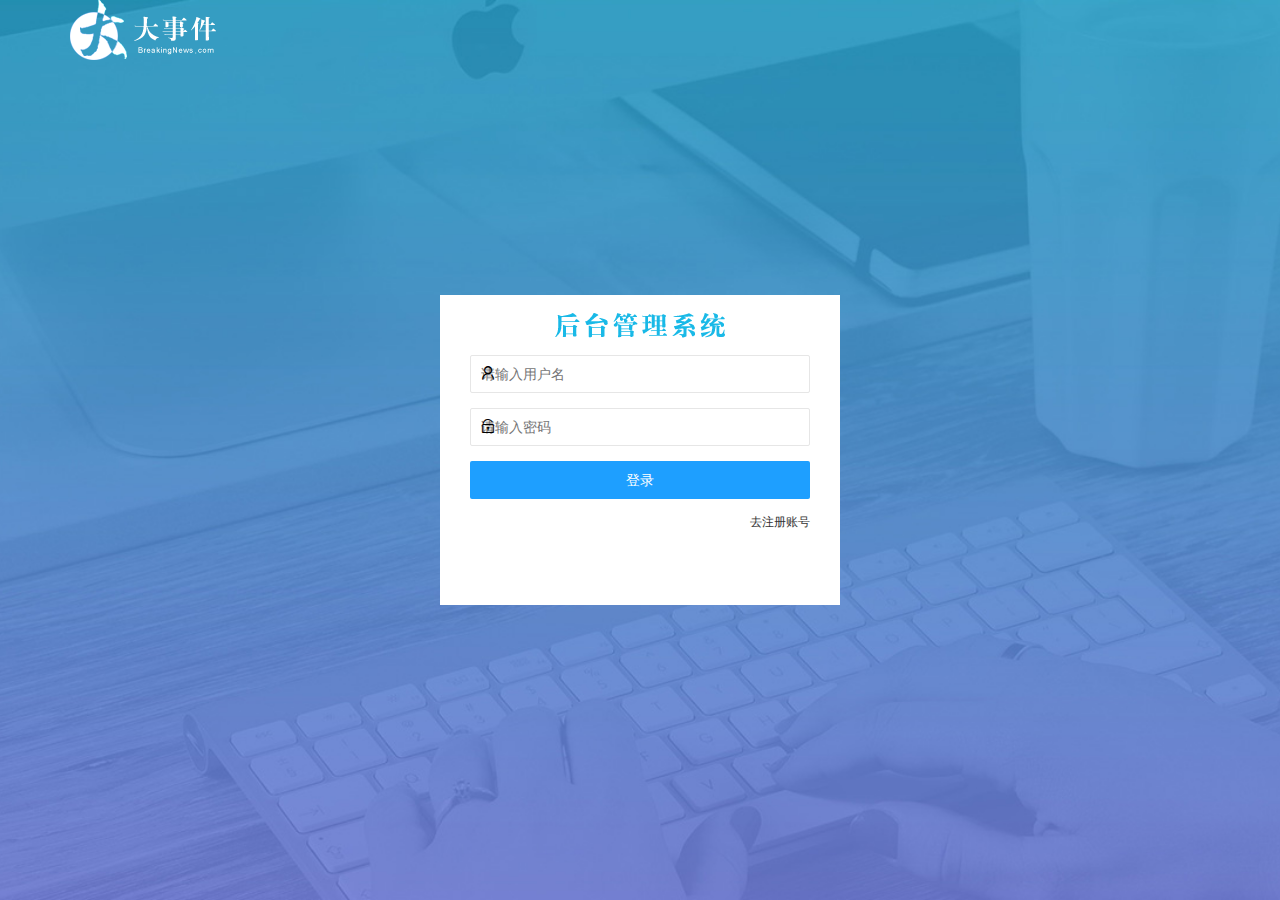
<file: login.html>
<!--
 * @Description: 
 * @version: 
 * @Author: lxh
 * @Date: 2022-05-18 10:23:49
 * @LastEditors: lxh
 * @LastEditTime: 2022-05-19 15:38:22
-->
<!DOCTYPE html>
<html lang="en">
<head>
    <meta charset="UTF-8">
    <meta http-equiv="X-UA-Compatible" content="IE=edge">
    <meta name="viewport" content="width=device-width, initial-scale=1.0">
    <title>大事件-登录注册</title>
    <!-- 导入自己的样式文件 -->
    <link rel="stylesheet" href="/assets/css/login.css">
    <!-- 导入 layui 的样式文件 -->
    <link rel="stylesheet" href="/assets/lib/layui/css/layui.css">
</head>
<body>
    <!-- 头部的logo区域 -->
    <div class="layui-main">
        <img src="/assets/images/logo.png" alt="">
    </div>

    <!-- 登录注册区域 -->
    <div class="loginAndRegBox">
        <div class="title-box"></div>
        <!-- 登录的 div -->
        <div class="login-box">
            <!-- 登录的表单 -->
            <form class="layui-form" id="form_login">
                <!-- 用户名 -->
                <div class="layui-form-item">
                    <i class="layui-icon layui-icon-username"></i>   
                    <input type="text" name="username" required  lay-verify="required|pwd" placeholder="请输入用户名" autocomplete="off" class="layui-input">
                </div>
                <!-- 密码 -->
                <div class="layui-form-item">
                    <i class="layui-icon layui-icon-password"></i>   
                    <input type="password" name="password" required  lay-verify="required" placeholder="请输入密码" autocomplete="off" class="layui-input">
                </div>
                <!-- 登录按钮 -->
                <div class="layui-form-item">
                    <!-- 提交按钮的区别就是 lay-submit 属性 -->
                    <button class="layui-btn layui-btn-fluid layui-btn-normal" lay-submit>登录</button>
                </div>
                <div class="layui-form-item links">
                    <a href="javascript:;" id="link_reg">去注册账号</a>
                </div>
            </form>
        </div>
        <!-- 注册的 div -->
        <div class="reg-box">
            <!-- 注册的表单 -->
            <form class="layui-form" id="form_reg">
                <!-- 用户名 -->
                <div class="layui-form-item">
                    <i class="layui-icon layui-icon-username"></i>   
                    <input type="text" name="username" required  lay-verify="required" placeholder="请输入用户名" autocomplete="off" class="layui-input">
                </div>
                <!-- 密码 -->
                <div class="layui-form-item">
                    <i class="layui-icon layui-icon-password"></i>   
                    <input type="password" name="password" required  lay-verify="required|pwd" placeholder="请输入密码" autocomplete="off" class="layui-input">
                </div>
                <!-- 密码确认框 -->
                <div class="layui-form-item">
                    <i class="layui-icon layui-icon-password"></i>   
                    <input type="password" name="repassword" required  lay-verify="required|pwd|repwd" placeholder="再次确认密码" autocomplete="off" class="layui-input">
                </div>
                <!-- 注册按钮 -->
                <div class="layui-form-item">
                    <!-- 提交按钮的区别就是 lay-submit 属性 -->
                    <button class="layui-btn layui-btn-fluid layui-btn-normal" lay-submit>注册</button>
                </div>
                <div class="layui-form-item links">
                    <a href="javascript:;" id="link_login">去登录</a>
                </div>
            </form>
        </div>
    </div>

    <!-- 导入 Layui 的JS文件 -->
    <script src="/assets/lib/layui/layui.all.js"></script>
    <!-- 导入 JQuery -->
    <script src="/assets/lib/jquery.js"></script>
    <!-- 导入自己封装的 baseAPI.js -->
    <script src="/assets/js/baseAPI1.js"></script>
    <!-- 导入自己的 JavaScript 脚本 -->
    <script src="/assets/js/login1.js"></script>
</body>
</html>
</file>
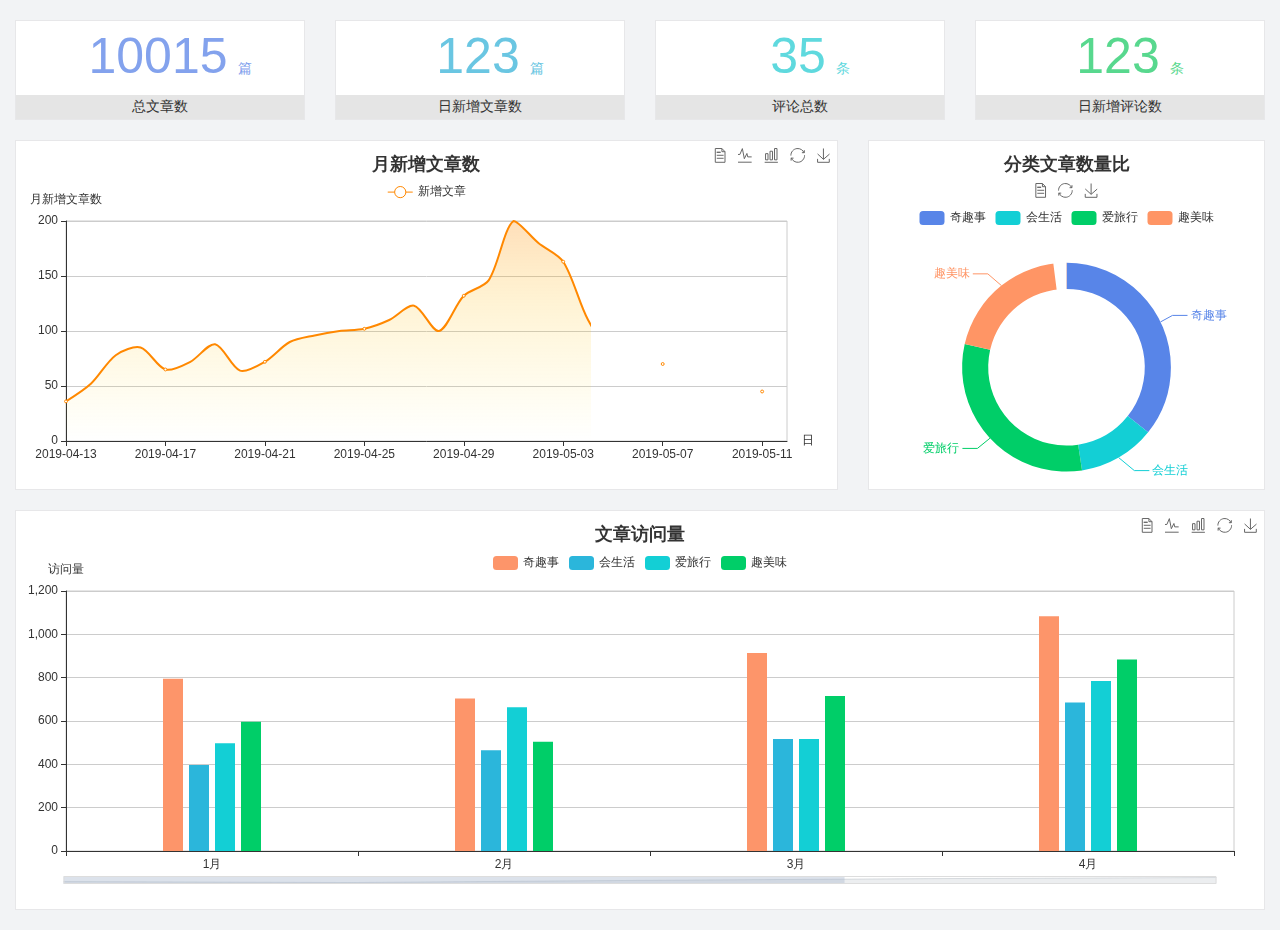
<file: home/dashboard.html>
<!DOCTYPE html>
<html lang="en">

<head>
  <meta charset="UTF-8">
  <meta name="viewport" content="width=device-width, initial-scale=1.0">
  <meta http-equiv="X-UA-Compatible" content="ie=edge">
  <title>图表统计</title>
  <link rel="stylesheet" href="../../assets/lib/bootstrap.css" />
  <link rel="stylesheet" href="../../assets/lib/main.css" />
  <script src="../../assets/lib/jquery.js"></script>
  <script type="text/javascript" src="../../assets/lib/echarts.min.js"></script>
</head>

<body>
  <div class="container-fluid">
    <div class="row spannel_list">
      <div class="col-sm-3 col-xs-6">
        <div class="spannel">
          <em>10015</em><span>篇</span>
          <b>总文章数</b>
        </div>
      </div>
      <div class="col-sm-3 col-xs-6">
        <div class="spannel scolor01">
          <em>123</em><span>篇</span>
          <b>日新增文章数</b>
        </div>
      </div>
      <div class="col-sm-3 col-xs-6">
        <div class="spannel scolor02">
          <em>35</em><span>条</span>
          <b>评论总数</b>
        </div>
      </div>
      <div class="col-sm-3 col-xs-6">
        <div class="spannel scolor03">
          <em>123</em><span>条</span>
          <b>日新增评论数</b>
        </div>
      </div>
    </div>
  </div>

  <div class="container-fluid">
    <div class="row curve-pie">
      <div class="col-lg-8 col-md-8">
        <div class="gragh_pannel" id="curve_show"></div>
      </div>
      <div class="col-lg-4 col-md-4">
        <div class="gragh_pannel" id="pie_show"></div>
      </div>
    </div>
  </div>

  <div class="container-fluid">
    <div class="column_pannel" id="column_show"></div>
  </div>

  <script>
    var oChart = echarts.init(document.getElementById('curve_show'));
    var aList_all = [
      { 'count': 36, 'date': '2019-04-13' },
      { 'count': 52, 'date': '2019-04-14' },
      { 'count': 78, 'date': '2019-04-15' },
      { 'count': 85, 'date': '2019-04-16' },
      { 'count': 65, 'date': '2019-04-17' },
      { 'count': 72, 'date': '2019-04-18' },
      { 'count': 88, 'date': '2019-04-19' },
      { 'count': 64, 'date': '2019-04-20' },
      { 'count': 72, 'date': '2019-04-21' },
      { 'count': 90, 'date': '2019-04-22' },
      { 'count': 96, 'date': '2019-04-23' },
      { 'count': 100, 'date': '2019-04-24' },
      { 'count': 102, 'date': '2019-04-25' },
      { 'count': 110, 'date': '2019-04-26' },
      { 'count': 123, 'date': '2019-04-27' },
      { 'count': 100, 'date': '2019-04-28' },
      { 'count': 132, 'date': '2019-04-29' },
      { 'count': 146, 'date': '2019-04-30' },
      { 'count': 200, 'date': '2019-05-01' },
      { 'count': 180, 'date': '2019-05-02' },
      { 'count': 163, 'date': '2019-05-03' },
      { 'count': 110, 'date': '2019-05-04' },
      { 'count': 80, 'date': '2019-05-05' },
      { 'count': 82, 'date': '2019-05-06' },
      { 'count': 70, 'date': '2019-05-07' },
      { 'count': 65, 'date': '2019-05-08' },
      { 'count': 54, 'date': '2019-05-09' },
      { 'count': 40, 'date': '2019-05-10' },
      { 'count': 45, 'date': '2019-05-11' },
      { 'count': 38, 'date': '2019-05-12' },
    ];

    let aCount = [];
    let aDate = [];

    for (var i = 0; i < aList_all.length; i++) {
      aCount.push(aList_all[i].count);
      aDate.push(aList_all[i].date);
    }

    var chartopt = {
      title: {
        text: '月新增文章数',
        left: 'center',
        top: '10'
      },
      tooltip: {
        trigger: 'axis'
      },
      legend: {
        data: ['新增文章'],
        top: '40'
      },
      toolbox: {
        show: true,
        feature: {
          mark: { show: true },
          dataView: { show: true, readOnly: false },
          magicType: { show: true, type: ['line', 'bar'] },
          restore: { show: true },
          saveAsImage: { show: true }
        }
      },
      calculable: true,
      xAxis: [
        {
          name: '日',
          type: 'category',
          boundaryGap: false,
          data: aDate
        }
      ],
      yAxis: [
        {
          name: '月新增文章数',
          type: 'value'
        }
      ],
      series: [
        {
          name: '新增文章',
          type: 'line',
          smooth: true,
          itemStyle: { normal: { areaStyle: { type: 'default' }, color: '#f80' }, lineStyle: { color: '#f80' } },
          data: aCount
        }],
      areaStyle: {
        normal: {
          color: new echarts.graphic.LinearGradient(0, 0, 0, 1, [{
            offset: 0,
            color: 'rgba(255,136,0,0.39)'
          }, {
            offset: .34,
            color: 'rgba(255,180,0,0.25)'
          }, {
            offset: 1,
            color: 'rgba(255,222,0,0.00)'
          }])

        }
      },
      grid: {
        show: true,
        x: 50,
        x2: 50,
        y: 80,
        height: 220
      }
    };

    oChart.setOption(chartopt);


    var oPie = echarts.init(document.getElementById('pie_show'));
    var oPieopt =
    {
      title: {
        top: 10,
        text: '分类文章数量比',
        x: 'center'
      },
      tooltip: {
        trigger: 'item',
        formatter: "{a} <br/>{b} : {c} ({d}%)"
      },
      color: ['#5885e8', '#13cfd5', '#00ce68', '#ff9565'],
      legend: {
        x: 'center',
        top: 65,
        data: ['奇趣事', '会生活', '爱旅行', '趣美味']
      },
      toolbox: {
        show: true,
        x: 'center',
        top: 35,
        feature: {
          mark: { show: true },
          dataView: { show: true, readOnly: false },
          magicType: {
            show: true,
            type: ['pie', 'funnel'],
            option: {
              funnel: {
                x: '25%',
                width: '50%',
                funnelAlign: 'left',
                max: 1548
              }
            }
          },
          restore: { show: true },
          saveAsImage: { show: true }
        }
      },
      calculable: true,
      series: [
        {
          name: '访问来源',
          type: 'pie',
          radius: ['45%', '60%'],
          center: ['50%', '65%'],
          data: [
            { value: 300, name: '奇趣事' },
            { value: 100, name: '会生活' },
            { value: 260, name: '爱旅行' },
            { value: 180, name: '趣美味' }
          ]
        }
      ]
    };
    oPie.setOption(oPieopt);



    var oColumn = this.echarts.init(document.getElementById('column_show'));
    var oColumnopt =
    {
      title: {
        text: '文章访问量',
        left: 'center',
        top: '10'
      },
      tooltip: {
        trigger: 'axis'
      },
      legend: {
        data: ['奇趣事', '会生活', '爱旅行', '趣美味'],
        top: '40'
      },
      toolbox: {
        show: true,
        feature: {
          mark: { show: true },
          dataView: { show: true, readOnly: false },
          magicType: { show: true, type: ['line', 'bar'] },
          restore: { show: true },
          saveAsImage: { show: true }
        }
      },
      calculable: true,
      xAxis: [
        {
          type: 'category',
          data: ['1月', '2月', '3月', '4月', '5月']
        }
      ],
      yAxis: [
        {
          name: '访问量',
          type: 'value'
        }
      ],
      series: [
        {
          name: '奇趣事',
          type: 'bar',
          barWidth: 20,
          itemStyle: {
            normal: { areaStyle: { type: 'default' }, color: '#fd956a' }
          },
          data: [800, 708, 920, 1090, 1200]
        },
        {
          name: '会生活',
          type: 'bar',
          barWidth: 20,
          itemStyle: {
            normal: { areaStyle: { type: 'default' }, color: '#2bb6db' }
          },
          data: [400, 468, 520, 690, 800]
        },
        {
          name: '爱旅行',
          type: 'bar',
          barWidth: 20,
          itemStyle: {
            normal: { areaStyle: { type: 'default' }, color: '#13cfd5' }
          },
          data: [500, 668, 520, 790, 900]
        },
        {
          name: '趣美味',
          type: 'bar',
          barWidth: 20,
          itemStyle: {
            normal: { areaStyle: { type: 'default' }, color: '#00ce68' }
          },
          data: [600, 508, 720, 890, 1000]
        }
      ],
      grid: {
        show: true,
        x: 50,
        x2: 30,
        y: 80,
        height: 260
      },
      dataZoom: [//给x轴设置滚动条
        {
          start: 0,//默认为0
          end: 100 - 1000 / 31,//默认为100
          type: 'slider',
          show: true,
          xAxisIndex: [0],
          handleSize: 0,//滑动条的 左右2个滑动条的大小
          height: 8,//组件高度
          left: 45, //左边的距离
          right: 50,//右边的距离
          bottom: 26,//右边的距离
          handleColor: '#ddd',//h滑动图标的颜色
          handleStyle: {
            borderColor: "#cacaca",
            borderWidth: "1",
            shadowBlur: 2,
            background: "#ddd",
            shadowColor: "#ddd",
          }
        }]
    };
    oColumn.setOption(oColumnopt);
  </script>
</body>

</html>
</file>
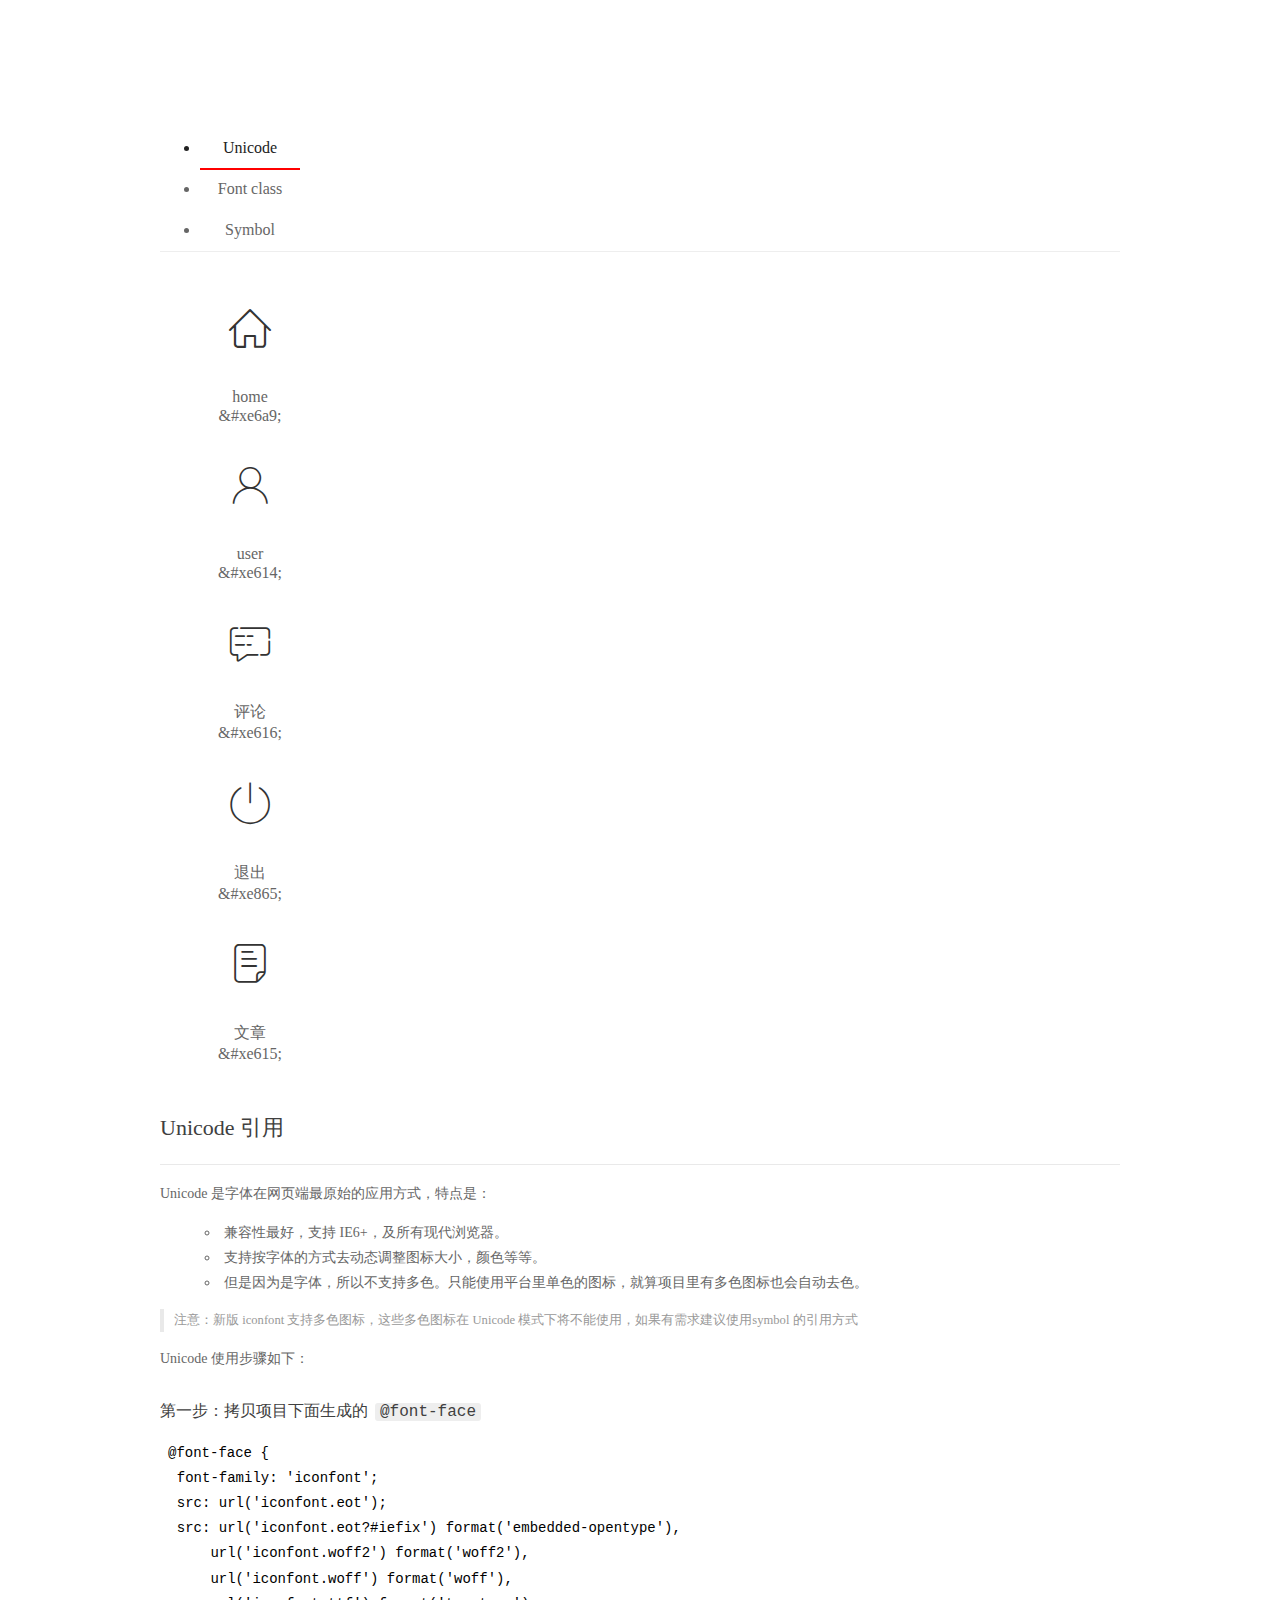
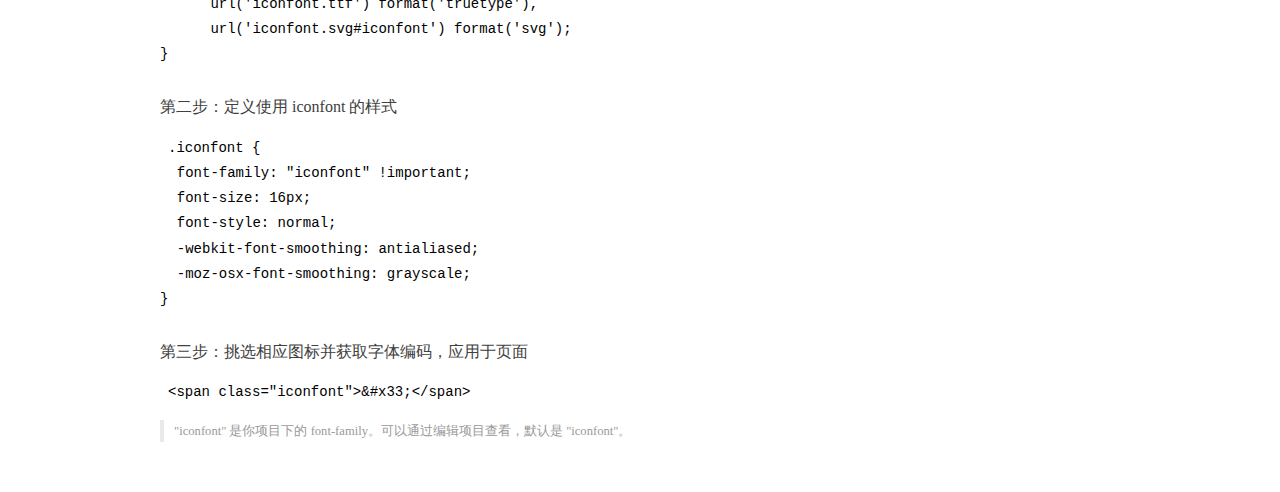
<file: assets/fonts/demo_index.html>
<!DOCTYPE html>
<html>
<head>
  <meta charset="utf-8"/>
  <title>IconFont Demo</title>
  <link rel="shortcut icon" href="https://gtms04.alicdn.com/tps/i4/TB1_oz6GVXXXXaFXpXXJDFnIXXX-64-64.ico" type="image/x-icon"/>
  <link rel="stylesheet" href="https://g.alicdn.com/thx/cube/1.3.2/cube.min.css">
  <link rel="stylesheet" href="demo.css">
  <link rel="stylesheet" href="iconfont.css">
  <script src="iconfont.js"></script>
  <!-- jQuery -->
  <script src="https://a1.alicdn.com/oss/uploads/2018/12/26/7bfddb60-08e8-11e9-9b04-53e73bb6408b.js"></script>
  <!-- 代码高亮 -->
  <script src="https://a1.alicdn.com/oss/uploads/2018/12/26/a3f714d0-08e6-11e9-8a15-ebf944d7534c.js"></script>
</head>
<body>
  <div class="main">
    <h1 class="logo"><a href="https://www.iconfont.cn/" title="iconfont 首页" target="_blank">&#xe86b;</a></h1>
    <div class="nav-tabs">
      <ul id="tabs" class="dib-box">
        <li class="dib active"><span>Unicode</span></li>
        <li class="dib"><span>Font class</span></li>
        <li class="dib"><span>Symbol</span></li>
      </ul>
      
    </div>
    <div class="tab-container">
      <div class="content unicode" style="display: block;">
          <ul class="icon_lists dib-box">
          
            <li class="dib">
              <span class="icon iconfont">&#xe6a9;</span>
                <div class="name">home</div>
                <div class="code-name">&amp;#xe6a9;</div>
              </li>
          
            <li class="dib">
              <span class="icon iconfont">&#xe614;</span>
                <div class="name">user</div>
                <div class="code-name">&amp;#xe614;</div>
              </li>
          
            <li class="dib">
              <span class="icon iconfont">&#xe616;</span>
                <div class="name">评论</div>
                <div class="code-name">&amp;#xe616;</div>
              </li>
          
            <li class="dib">
              <span class="icon iconfont">&#xe865;</span>
                <div class="name">退出</div>
                <div class="code-name">&amp;#xe865;</div>
              </li>
          
            <li class="dib">
              <span class="icon iconfont">&#xe615;</span>
                <div class="name">文章</div>
                <div class="code-name">&amp;#xe615;</div>
              </li>
          
          </ul>
          <div class="article markdown">
          <h2 id="unicode-">Unicode 引用</h2>
          <hr>

          <p>Unicode 是字体在网页端最原始的应用方式，特点是：</p>
          <ul>
            <li>兼容性最好，支持 IE6+，及所有现代浏览器。</li>
            <li>支持按字体的方式去动态调整图标大小，颜色等等。</li>
            <li>但是因为是字体，所以不支持多色。只能使用平台里单色的图标，就算项目里有多色图标也会自动去色。</li>
          </ul>
          <blockquote>
            <p>注意：新版 iconfont 支持多色图标，这些多色图标在 Unicode 模式下将不能使用，如果有需求建议使用symbol 的引用方式</p>
          </blockquote>
          <p>Unicode 使用步骤如下：</p>
          <h3 id="-font-face">第一步：拷贝项目下面生成的 <code>@font-face</code></h3>
<pre><code class="language-css"
>@font-face {
  font-family: 'iconfont';
  src: url('iconfont.eot');
  src: url('iconfont.eot?#iefix') format('embedded-opentype'),
      url('iconfont.woff2') format('woff2'),
      url('iconfont.woff') format('woff'),
      url('iconfont.ttf') format('truetype'),
      url('iconfont.svg#iconfont') format('svg');
}
</code></pre>
          <h3 id="-iconfont-">第二步：定义使用 iconfont 的样式</h3>
<pre><code class="language-css"
>.iconfont {
  font-family: "iconfont" !important;
  font-size: 16px;
  font-style: normal;
  -webkit-font-smoothing: antialiased;
  -moz-osx-font-smoothing: grayscale;
}
</code></pre>
          <h3 id="-">第三步：挑选相应图标并获取字体编码，应用于页面</h3>
<pre>
<code class="language-html"
>&lt;span class="iconfont"&gt;&amp;#x33;&lt;/span&gt;
</code></pre>
          <blockquote>
            <p>"iconfont" 是你项目下的 font-family。可以通过编辑项目查看，默认是 "iconfont"。</p>
          </blockquote>
          </div>
      </div>
      <div class="content font-class">
        <ul class="icon_lists dib-box">
          
          <li class="dib">
            <span class="icon iconfont icon-home"></span>
            <div class="name">
              home
            </div>
            <div class="code-name">.icon-home
            </div>
          </li>
          
          <li class="dib">
            <span class="icon iconfont icon-user"></span>
            <div class="name">
              user
            </div>
            <div class="code-name">.icon-user
            </div>
          </li>
          
          <li class="dib">
            <span class="icon iconfont icon-pinglun"></span>
            <div class="name">
              评论
            </div>
            <div class="code-name">.icon-pinglun
            </div>
          </li>
          
          <li class="dib">
            <span class="icon iconfont icon-tuichu"></span>
            <div class="name">
              退出
            </div>
            <div class="code-name">.icon-tuichu
            </div>
          </li>
          
          <li class="dib">
            <span class="icon iconfont icon-16"></span>
            <div class="name">
              文章
            </div>
            <div class="code-name">.icon-16
            </div>
          </li>
          
        </ul>
        <div class="article markdown">
        <h2 id="font-class-">font-class 引用</h2>
        <hr>

        <p>font-class 是 Unicode 使用方式的一种变种，主要是解决 Unicode 书写不直观，语意不明确的问题。</p>
        <p>与 Unicode 使用方式相比，具有如下特点：</p>
        <ul>
          <li>兼容性良好，支持 IE8+，及所有现代浏览器。</li>
          <li>相比于 Unicode 语意明确，书写更直观。可以很容易分辨这个 icon 是什么。</li>
          <li>因为使用 class 来定义图标，所以当要替换图标时，只需要修改 class 里面的 Unicode 引用。</li>
          <li>不过因为本质上还是使用的字体，所以多色图标还是不支持的。</li>
        </ul>
        <p>使用步骤如下：</p>
        <h3 id="-fontclass-">第一步：引入项目下面生成的 fontclass 代码：</h3>
<pre><code class="language-html">&lt;link rel="stylesheet" href="./iconfont.css"&gt;
</code></pre>
        <h3 id="-">第二步：挑选相应图标并获取类名，应用于页面：</h3>
<pre><code class="language-html">&lt;span class="iconfont icon-xxx"&gt;&lt;/span&gt;
</code></pre>
        <blockquote>
          <p>"
            iconfont" 是你项目下的 font-family。可以通过编辑项目查看，默认是 "iconfont"。</p>
        </blockquote>
      </div>
      </div>
      <div class="content symbol">
          <ul class="icon_lists dib-box">
          
            <li class="dib">
                <svg class="icon svg-icon" aria-hidden="true">
                  <use xlink:href="#icon-home"></use>
                </svg>
                <div class="name">home</div>
                <div class="code-name">#icon-home</div>
            </li>
          
            <li class="dib">
                <svg class="icon svg-icon" aria-hidden="true">
                  <use xlink:href="#icon-user"></use>
                </svg>
                <div class="name">user</div>
                <div class="code-name">#icon-user</div>
            </li>
          
            <li class="dib">
                <svg class="icon svg-icon" aria-hidden="true">
                  <use xlink:href="#icon-pinglun"></use>
                </svg>
                <div class="name">评论</div>
                <div class="code-name">#icon-pinglun</div>
            </li>
          
            <li class="dib">
                <svg class="icon svg-icon" aria-hidden="true">
                  <use xlink:href="#icon-tuichu"></use>
                </svg>
                <div class="name">退出</div>
                <div class="code-name">#icon-tuichu</div>
            </li>
          
            <li class="dib">
                <svg class="icon svg-icon" aria-hidden="true">
                  <use xlink:href="#icon-16"></use>
                </svg>
                <div class="name">文章</div>
                <div class="code-name">#icon-16</div>
            </li>
          
          </ul>
          <div class="article markdown">
          <h2 id="symbol-">Symbol 引用</h2>
          <hr>

          <p>这是一种全新的使用方式，应该说这才是未来的主流，也是平台目前推荐的用法。相关介绍可以参考这篇<a href="">文章</a>
            这种用法其实是做了一个 SVG 的集合，与另外两种相比具有如下特点：</p>
          <ul>
            <li>支持多色图标了，不再受单色限制。</li>
            <li>通过一些技巧，支持像字体那样，通过 <code>font-size</code>, <code>color</code> 来调整样式。</li>
            <li>兼容性较差，支持 IE9+，及现代浏览器。</li>
            <li>浏览器渲染 SVG 的性能一般，还不如 png。</li>
          </ul>
          <p>使用步骤如下：</p>
          <h3 id="-symbol-">第一步：引入项目下面生成的 symbol 代码：</h3>
<pre><code class="language-html">&lt;script src="./iconfont.js"&gt;&lt;/script&gt;
</code></pre>
          <h3 id="-css-">第二步：加入通用 CSS 代码（引入一次就行）：</h3>
<pre><code class="language-html">&lt;style&gt;
.icon {
  width: 1em;
  height: 1em;
  vertical-align: -0.15em;
  fill: currentColor;
  overflow: hidden;
}
&lt;/style&gt;
</code></pre>
          <h3 id="-">第三步：挑选相应图标并获取类名，应用于页面：</h3>
<pre><code class="language-html">&lt;svg class="icon" aria-hidden="true"&gt;
  &lt;use xlink:href="#icon-xxx"&gt;&lt;/use&gt;
&lt;/svg&gt;
</code></pre>
          </div>
      </div>

    </div>
  </div>
  <script>
  $(document).ready(function () {
      $('.tab-container .content:first').show()

      $('#tabs li').click(function (e) {
        var tabContent = $('.tab-container .content')
        var index = $(this).index()

        if ($(this).hasClass('active')) {
          return
        } else {
          $('#tabs li').removeClass('active')
          $(this).addClass('active')

          tabContent.hide().eq(index).fadeIn()
        }
      })
    })
  </script>
</body>
</html>
</file>
<file: assets/css/login.css>
html,
body{
    margin: 0;
    padding: 0;
    height: 100%;
    width: 100%;
    background:url('/assets/images/login_bg.jpg') no-repeat center;
    background-size: cover;
}

.loginAndRegBox{
    width: 400px;
    height: 310px;
    background-color: #fff;
    position: absolute;
    left: 50%;
    top: 50%;
    transform: translate(-50%,-50%);
}
.title-box{
    height: 60px;
    background: url('/assets/images/login_title.png') no-repeat center;
}

.reg-box{
    display: none;
}

.layui-form{
    padding: 0 30px;
}

.links{
    display: flex;
    justify-content: flex-end;
}

.links a{
    font-size: 12px;
}

.layui-form-item {
    position: relative;
}

.layui-icon {
    position: absolute;
    left: 10px;
    top: 10px;
}

.layui-input{
    padding-left: 32px;
}
</file>
<file: assets/lib/layui/css/layui.css>
/** layui-v2.5.5 MIT License By https://www.layui.com */
 .layui-inline,img{display:inline-block;vertical-align:middle}h1,h2,h3,h4,h5,h6{font-weight:400}.layui-edge,.layui-header,.layui-inline,.layui-main{position:relative}.layui-body,.layui-edge,.layui-elip{overflow:hidden}.layui-btn,.layui-edge,.layui-inline,img{vertical-align:middle}.layui-btn,.layui-disabled,.layui-icon,.layui-unselect{-moz-user-select:none;-webkit-user-select:none;-ms-user-select:none}.layui-elip,.layui-form-checkbox span,.layui-form-pane .layui-form-label{text-overflow:ellipsis;white-space:nowrap}.layui-breadcrumb,.layui-tree-btnGroup{visibility:hidden}blockquote,body,button,dd,div,dl,dt,form,h1,h2,h3,h4,h5,h6,input,li,ol,p,pre,td,textarea,th,ul{margin:0;padding:0;-webkit-tap-highlight-color:rgba(0,0,0,0)}a:active,a:hover{outline:0}img{border:none}li{list-style:none}table{border-collapse:collapse;border-spacing:0}h4,h5,h6{font-size:100%}button,input,optgroup,option,select,textarea{font-family:inherit;font-size:inherit;font-style:inherit;font-weight:inherit;outline:0}pre{white-space:pre-wrap;white-space:-moz-pre-wrap;white-space:-pre-wrap;white-space:-o-pre-wrap;word-wrap:break-word}body{line-height:24px;font:14px Helvetica Neue,Helvetica,PingFang SC,Tahoma,Arial,sans-serif}hr{height:1px;margin:10px 0;border:0;clear:both}a{color:#333;text-decoration:none}a:hover{color:#777}a cite{font-style:normal;*cursor:pointer}.layui-border-box,.layui-border-box *{box-sizing:border-box}.layui-box,.layui-box *{box-sizing:content-box}.layui-clear{clear:both;*zoom:1}.layui-clear:after{content:'\20';clear:both;*zoom:1;display:block;height:0}.layui-inline{*display:inline;*zoom:1}.layui-edge{display:inline-block;width:0;height:0;border-width:6px;border-style:dashed;border-color:transparent}.layui-edge-top{top:-4px;border-bottom-color:#999;border-bottom-style:solid}.layui-edge-right{border-left-color:#999;border-left-style:solid}.layui-edge-bottom{top:2px;border-top-color:#999;border-top-style:solid}.layui-edge-left{border-right-color:#999;border-right-style:solid}.layui-disabled,.layui-disabled:hover{color:#d2d2d2!important;cursor:not-allowed!important}.layui-circle{border-radius:100%}.layui-show{display:block!important}.layui-hide{display:none!important}@font-face{font-family:layui-icon;src:url(../font/iconfont.eot?v=250);src:url(../font/iconfont.eot?v=250#iefix) format('embedded-opentype'),url(../font/iconfont.woff2?v=250) format('woff2'),url(../font/iconfont.woff?v=250) format('woff'),url(../font/iconfont.ttf?v=250) format('truetype'),url(../font/iconfont.svg?v=250#layui-icon) format('svg')}.layui-icon{font-family:layui-icon!important;font-size:16px;font-style:normal;-webkit-font-smoothing:antialiased;-moz-osx-font-smoothing:grayscale}.layui-icon-reply-fill:before{content:"\e611"}.layui-icon-set-fill:before{content:"\e614"}.layui-icon-menu-fill:before{content:"\e60f"}.layui-icon-search:before{content:"\e615"}.layui-icon-share:before{content:"\e641"}.layui-icon-set-sm:before{content:"\e620"}.layui-icon-engine:before{content:"\e628"}.layui-icon-close:before{content:"\1006"}.layui-icon-close-fill:before{content:"\1007"}.layui-icon-chart-screen:before{content:"\e629"}.layui-icon-star:before{content:"\e600"}.layui-icon-circle-dot:before{content:"\e617"}.layui-icon-chat:before{content:"\e606"}.layui-icon-release:before{content:"\e609"}.layui-icon-list:before{content:"\e60a"}.layui-icon-chart:before{content:"\e62c"}.layui-icon-ok-circle:before{content:"\1005"}.layui-icon-layim-theme:before{content:"\e61b"}.layui-icon-table:before{content:"\e62d"}.layui-icon-right:before{content:"\e602"}.layui-icon-left:before{content:"\e603"}.layui-icon-cart-simple:before{content:"\e698"}.layui-icon-face-cry:before{content:"\e69c"}.layui-icon-face-smile:before{content:"\e6af"}.layui-icon-survey:before{content:"\e6b2"}.layui-icon-tree:before{content:"\e62e"}.layui-icon-upload-circle:before{content:"\e62f"}.layui-icon-add-circle:before{content:"\e61f"}.layui-icon-download-circle:before{content:"\e601"}.layui-icon-templeate-1:before{content:"\e630"}.layui-icon-util:before{content:"\e631"}.layui-icon-face-surprised:before{content:"\e664"}.layui-icon-edit:before{content:"\e642"}.layui-icon-speaker:before{content:"\e645"}.layui-icon-down:before{content:"\e61a"}.layui-icon-file:before{content:"\e621"}.layui-icon-layouts:before{content:"\e632"}.layui-icon-rate-half:before{content:"\e6c9"}.layui-icon-add-circle-fine:before{content:"\e608"}.layui-icon-prev-circle:before{content:"\e633"}.layui-icon-read:before{content:"\e705"}.layui-icon-404:before{content:"\e61c"}.layui-icon-carousel:before{content:"\e634"}.layui-icon-help:before{content:"\e607"}.layui-icon-code-circle:before{content:"\e635"}.layui-icon-water:before{content:"\e636"}.layui-icon-username:before{content:"\e66f"}.layui-icon-find-fill:before{content:"\e670"}.layui-icon-about:before{content:"\e60b"}.layui-icon-location:before{content:"\e715"}.layui-icon-up:before{content:"\e619"}.layui-icon-pause:before{content:"\e651"}.layui-icon-date:before{content:"\e637"}.layui-icon-layim-uploadfile:before{content:"\e61d"}.layui-icon-delete:before{content:"\e640"}.layui-icon-play:before{content:"\e652"}.layui-icon-top:before{content:"\e604"}.layui-icon-friends:before{content:"\e612"}.layui-icon-refresh-3:before{content:"\e9aa"}.layui-icon-ok:before{content:"\e605"}.layui-icon-layer:before{content:"\e638"}.layui-icon-face-smile-fine:before{content:"\e60c"}.layui-icon-dollar:before{content:"\e659"}.layui-icon-group:before{content:"\e613"}.layui-icon-layim-download:before{content:"\e61e"}.layui-icon-picture-fine:before{content:"\e60d"}.layui-icon-link:before{content:"\e64c"}.layui-icon-diamond:before{content:"\e735"}.layui-icon-log:before{content:"\e60e"}.layui-icon-rate-solid:before{content:"\e67a"}.layui-icon-fonts-del:before{content:"\e64f"}.layui-icon-unlink:before{content:"\e64d"}.layui-icon-fonts-clear:before{content:"\e639"}.layui-icon-triangle-r:before{content:"\e623"}.layui-icon-circle:before{content:"\e63f"}.layui-icon-radio:before{content:"\e643"}.layui-icon-align-center:before{content:"\e647"}.layui-icon-align-right:before{content:"\e648"}.layui-icon-align-left:before{content:"\e649"}.layui-icon-loading-1:before{content:"\e63e"}.layui-icon-return:before{content:"\e65c"}.layui-icon-fonts-strong:before{content:"\e62b"}.layui-icon-upload:before{content:"\e67c"}.layui-icon-dialogue:before{content:"\e63a"}.layui-icon-video:before{content:"\e6ed"}.layui-icon-headset:before{content:"\e6fc"}.layui-icon-cellphone-fine:before{content:"\e63b"}.layui-icon-add-1:before{content:"\e654"}.layui-icon-face-smile-b:before{content:"\e650"}.layui-icon-fonts-html:before{content:"\e64b"}.layui-icon-form:before{content:"\e63c"}.layui-icon-cart:before{content:"\e657"}.layui-icon-camera-fill:before{content:"\e65d"}.layui-icon-tabs:before{content:"\e62a"}.layui-icon-fonts-code:before{content:"\e64e"}.layui-icon-fire:before{content:"\e756"}.layui-icon-set:before{content:"\e716"}.layui-icon-fonts-u:before{content:"\e646"}.layui-icon-triangle-d:before{content:"\e625"}.layui-icon-tips:before{content:"\e702"}.layui-icon-picture:before{content:"\e64a"}.layui-icon-more-vertical:before{content:"\e671"}.layui-icon-flag:before{content:"\e66c"}.layui-icon-loading:before{content:"\e63d"}.layui-icon-fonts-i:before{content:"\e644"}.layui-icon-refresh-1:before{content:"\e666"}.layui-icon-rmb:before{content:"\e65e"}.layui-icon-home:before{content:"\e68e"}.layui-icon-user:before{content:"\e770"}.layui-icon-notice:before{content:"\e667"}.layui-icon-login-weibo:before{content:"\e675"}.layui-icon-voice:before{content:"\e688"}.layui-icon-upload-drag:before{content:"\e681"}.layui-icon-login-qq:before{content:"\e676"}.layui-icon-snowflake:before{content:"\e6b1"}.layui-icon-file-b:before{content:"\e655"}.layui-icon-template:before{content:"\e663"}.layui-icon-auz:before{content:"\e672"}.layui-icon-console:before{content:"\e665"}.layui-icon-app:before{content:"\e653"}.layui-icon-prev:before{content:"\e65a"}.layui-icon-website:before{content:"\e7ae"}.layui-icon-next:before{content:"\e65b"}.layui-icon-component:before{content:"\e857"}.layui-icon-more:before{content:"\e65f"}.layui-icon-login-wechat:before{content:"\e677"}.layui-icon-shrink-right:before{content:"\e668"}.layui-icon-spread-left:before{content:"\e66b"}.layui-icon-camera:before{content:"\e660"}.layui-icon-note:before{content:"\e66e"}.layui-icon-refresh:before{content:"\e669"}.layui-icon-female:before{content:"\e661"}.layui-icon-male:before{content:"\e662"}.layui-icon-password:before{content:"\e673"}.layui-icon-senior:before{content:"\e674"}.layui-icon-theme:before{content:"\e66a"}.layui-icon-tread:before{content:"\e6c5"}.layui-icon-praise:before{content:"\e6c6"}.layui-icon-star-fill:before{content:"\e658"}.layui-icon-rate:before{content:"\e67b"}.layui-icon-template-1:before{content:"\e656"}.layui-icon-vercode:before{content:"\e679"}.layui-icon-cellphone:before{content:"\e678"}.layui-icon-screen-full:before{content:"\e622"}.layui-icon-screen-restore:before{content:"\e758"}.layui-icon-cols:before{content:"\e610"}.layui-icon-export:before{content:"\e67d"}.layui-icon-print:before{content:"\e66d"}.layui-icon-slider:before{content:"\e714"}.layui-icon-addition:before{content:"\e624"}.layui-icon-subtraction:before{content:"\e67e"}.layui-icon-service:before{content:"\e626"}.layui-icon-transfer:before{content:"\e691"}.layui-main{width:1140px;margin:0 auto}.layui-header{z-index:1000;height:60px}.layui-header a:hover{transition:all .5s;-webkit-transition:all .5s}.layui-side{position:fixed;left:0;top:0;bottom:0;z-index:999;width:200px;overflow-x:hidden}.layui-side-scroll{position:relative;width:220px;height:100%;overflow-x:hidden}.layui-body{position:absolute;left:200px;right:0;top:0;bottom:0;z-index:998;width:auto;overflow-y:auto;box-sizing:border-box}.layui-layout-body{overflow:hidden}.layui-layout-admin .layui-header{background-color:#23262E}.layui-layout-admin .layui-side{top:60px;width:200px;overflow-x:hidden}.layui-layout-admin .layui-body{position:fixed;top:60px;bottom:44px}.layui-layout-admin .layui-main{width:auto;margin:0 15px}.layui-layout-admin .layui-footer{position:fixed;left:200px;right:0;bottom:0;height:44px;line-height:44px;padding:0 15px;background-color:#eee}.layui-layout-admin .layui-logo{position:absolute;left:0;top:0;width:200px;height:100%;line-height:60px;text-align:center;color:#009688;font-size:16px}.layui-layout-admin .layui-header .layui-nav{background:0 0}.layui-layout-left{position:absolute!important;left:200px;top:0}.layui-layout-right{position:absolute!important;right:0;top:0}.layui-container{position:relative;margin:0 auto;padding:0 15px;box-sizing:border-box}.layui-fluid{position:relative;margin:0 auto;padding:0 15px}.layui-row:after,.layui-row:before{content:'';display:block;clear:both}.layui-col-lg1,.layui-col-lg10,.layui-col-lg11,.layui-col-lg12,.layui-col-lg2,.layui-col-lg3,.layui-col-lg4,.layui-col-lg5,.layui-col-lg6,.layui-col-lg7,.layui-col-lg8,.layui-col-lg9,.layui-col-md1,.layui-col-md10,.layui-col-md11,.layui-col-md12,.layui-col-md2,.layui-col-md3,.layui-col-md4,.layui-col-md5,.layui-col-md6,.layui-col-md7,.layui-col-md8,.layui-col-md9,.layui-col-sm1,.layui-col-sm10,.layui-col-sm11,.layui-col-sm12,.layui-col-sm2,.layui-col-sm3,.layui-col-sm4,.layui-col-sm5,.layui-col-sm6,.layui-col-sm7,.layui-col-sm8,.layui-col-sm9,.layui-col-xs1,.layui-col-xs10,.layui-col-xs11,.layui-col-xs12,.layui-col-xs2,.layui-col-xs3,.layui-col-xs4,.layui-col-xs5,.layui-col-xs6,.layui-col-xs7,.layui-col-xs8,.layui-col-xs9{position:relative;display:block;box-sizing:border-box}.layui-col-xs1,.layui-col-xs10,.layui-col-xs11,.layui-col-xs12,.layui-col-xs2,.layui-col-xs3,.layui-col-xs4,.layui-col-xs5,.layui-col-xs6,.layui-col-xs7,.layui-col-xs8,.layui-col-xs9{float:left}.layui-col-xs1{width:8.33333333%}.layui-col-xs2{width:16.66666667%}.layui-col-xs3{width:25%}.layui-col-xs4{width:33.33333333%}.layui-col-xs5{width:41.66666667%}.layui-col-xs6{width:50%}.layui-col-xs7{width:58.33333333%}.layui-col-xs8{width:66.66666667%}.layui-col-xs9{width:75%}.layui-col-xs10{width:83.33333333%}.layui-col-xs11{width:91.66666667%}.layui-col-xs12{width:100%}.layui-col-xs-offset1{margin-left:8.33333333%}.layui-col-xs-offset2{margin-left:16.66666667%}.layui-col-xs-offset3{margin-left:25%}.layui-col-xs-offset4{margin-left:33.33333333%}.layui-col-xs-offset5{margin-left:41.66666667%}.layui-col-xs-offset6{margin-left:50%}.layui-col-xs-offset7{margin-left:58.33333333%}.layui-col-xs-offset8{margin-left:66.66666667%}.layui-col-xs-offset9{margin-left:75%}.layui-col-xs-offset10{margin-left:83.33333333%}.layui-col-xs-offset11{margin-left:91.66666667%}.layui-col-xs-offset12{margin-left:100%}@media screen and (max-width:768px){.layui-hide-xs{display:none!important}.layui-show-xs-block{display:block!important}.layui-show-xs-inline{display:inline!important}.layui-show-xs-inline-block{display:inline-block!important}}@media screen and (min-width:768px){.layui-container{width:750px}.layui-hide-sm{display:none!important}.layui-show-sm-block{display:block!important}.layui-show-sm-inline{display:inline!important}.layui-show-sm-inline-block{display:inline-block!important}.layui-col-sm1,.layui-col-sm10,.layui-col-sm11,.layui-col-sm12,.layui-col-sm2,.layui-col-sm3,.layui-col-sm4,.layui-col-sm5,.layui-col-sm6,.layui-col-sm7,.layui-col-sm8,.layui-col-sm9{float:left}.layui-col-sm1{width:8.33333333%}.layui-col-sm2{width:16.66666667%}.layui-col-sm3{width:25%}.layui-col-sm4{width:33.33333333%}.layui-col-sm5{width:41.66666667%}.layui-col-sm6{width:50%}.layui-col-sm7{width:58.33333333%}.layui-col-sm8{width:66.66666667%}.layui-col-sm9{width:75%}.layui-col-sm10{width:83.33333333%}.layui-col-sm11{width:91.66666667%}.layui-col-sm12{width:100%}.layui-col-sm-offset1{margin-left:8.33333333%}.layui-col-sm-offset2{margin-left:16.66666667%}.layui-col-sm-offset3{margin-left:25%}.layui-col-sm-offset4{margin-left:33.33333333%}.layui-col-sm-offset5{margin-left:41.66666667%}.layui-col-sm-offset6{margin-left:50%}.layui-col-sm-offset7{margin-left:58.33333333%}.layui-col-sm-offset8{margin-left:66.66666667%}.layui-col-sm-offset9{margin-left:75%}.layui-col-sm-offset10{margin-left:83.33333333%}.layui-col-sm-offset11{margin-left:91.66666667%}.layui-col-sm-offset12{margin-left:100%}}@media screen and (min-width:992px){.layui-container{width:970px}.layui-hide-md{display:none!important}.layui-show-md-block{display:block!important}.layui-show-md-inline{display:inline!important}.layui-show-md-inline-block{display:inline-block!important}.layui-col-md1,.layui-col-md10,.layui-col-md11,.layui-col-md12,.layui-col-md2,.layui-col-md3,.layui-col-md4,.layui-col-md5,.layui-col-md6,.layui-col-md7,.layui-col-md8,.layui-col-md9{float:left}.layui-col-md1{width:8.33333333%}.layui-col-md2{width:16.66666667%}.layui-col-md3{width:25%}.layui-col-md4{width:33.33333333%}.layui-col-md5{width:41.66666667%}.layui-col-md6{width:50%}.layui-col-md7{width:58.33333333%}.layui-col-md8{width:66.66666667%}.layui-col-md9{width:75%}.layui-col-md10{width:83.33333333%}.layui-col-md11{width:91.66666667%}.layui-col-md12{width:100%}.layui-col-md-offset1{margin-left:8.33333333%}.layui-col-md-offset2{margin-left:16.66666667%}.layui-col-md-offset3{margin-left:25%}.layui-col-md-offset4{margin-left:33.33333333%}.layui-col-md-offset5{margin-left:41.66666667%}.layui-col-md-offset6{margin-left:50%}.layui-col-md-offset7{margin-left:58.33333333%}.layui-col-md-offset8{margin-left:66.66666667%}.layui-col-md-offset9{margin-left:75%}.layui-col-md-offset10{margin-left:83.33333333%}.layui-col-md-offset11{margin-left:91.66666667%}.layui-col-md-offset12{margin-left:100%}}@media screen and (min-width:1200px){.layui-container{width:1170px}.layui-hide-lg{display:none!important}.layui-show-lg-block{display:block!important}.layui-show-lg-inline{display:inline!important}.layui-show-lg-inline-block{display:inline-block!important}.layui-col-lg1,.layui-col-lg10,.layui-col-lg11,.layui-col-lg12,.layui-col-lg2,.layui-col-lg3,.layui-col-lg4,.layui-col-lg5,.layui-col-lg6,.layui-col-lg7,.layui-col-lg8,.layui-col-lg9{float:left}.layui-col-lg1{width:8.33333333%}.layui-col-lg2{width:16.66666667%}.layui-col-lg3{width:25%}.layui-col-lg4{width:33.33333333%}.layui-col-lg5{width:41.66666667%}.layui-col-lg6{width:50%}.layui-col-lg7{width:58.33333333%}.layui-col-lg8{width:66.66666667%}.layui-col-lg9{width:75%}.layui-col-lg10{width:83.33333333%}.layui-col-lg11{width:91.66666667%}.layui-col-lg12{width:100%}.layui-col-lg-offset1{margin-left:8.33333333%}.layui-col-lg-offset2{margin-left:16.66666667%}.layui-col-lg-offset3{margin-left:25%}.layui-col-lg-offset4{margin-left:33.33333333%}.layui-col-lg-offset5{margin-left:41.66666667%}.layui-col-lg-offset6{margin-left:50%}.layui-col-lg-offset7{margin-left:58.33333333%}.layui-col-lg-offset8{margin-left:66.66666667%}.layui-col-lg-offset9{margin-left:75%}.layui-col-lg-offset10{margin-left:83.33333333%}.layui-col-lg-offset11{margin-left:91.66666667%}.layui-col-lg-offset12{margin-left:100%}}.layui-col-space1{margin:-.5px}.layui-col-space1>*{padding:.5px}.layui-col-space3{margin:-1.5px}.layui-col-space3>*{padding:1.5px}.layui-col-space5{margin:-2.5px}.layui-col-space5>*{padding:2.5px}.layui-col-space8{margin:-3.5px}.layui-col-space8>*{padding:3.5px}.layui-col-space10{margin:-5px}.layui-col-space10>*{padding:5px}.layui-col-space12{margin:-6px}.layui-col-space12>*{padding:6px}.layui-col-space15{margin:-7.5px}.layui-col-space15>*{padding:7.5px}.layui-col-space18{margin:-9px}.layui-col-space18>*{padding:9px}.layui-col-space20{margin:-10px}.layui-col-space20>*{padding:10px}.layui-col-space22{margin:-11px}.layui-col-space22>*{padding:11px}.layui-col-space25{margin:-12.5px}.layui-col-space25>*{padding:12.5px}.layui-col-space30{margin:-15px}.layui-col-space30>*{padding:15px}.layui-btn,.layui-input,.layui-select,.layui-textarea,.layui-upload-button{outline:0;-webkit-appearance:none;transition:all .3s;-webkit-transition:all .3s;box-sizing:border-box}.layui-elem-quote{margin-bottom:10px;padding:15px;line-height:22px;border-left:5px solid #009688;border-radius:0 2px 2px 0;background-color:#f2f2f2}.layui-quote-nm{border-style:solid;border-width:1px 1px 1px 5px;background:0 0}.layui-elem-field{margin-bottom:10px;padding:0;border-width:1px;border-style:solid}.layui-elem-field legend{margin-left:20px;padding:0 10px;font-size:20px;font-weight:300}.layui-field-title{margin:10px 0 20px;border-width:1px 0 0}.layui-field-box{padding:10px 15px}.layui-field-title .layui-field-box{padding:10px 0}.layui-progress{position:relative;height:6px;border-radius:20px;background-color:#e2e2e2}.layui-progress-bar{position:absolute;left:0;top:0;width:0;max-width:100%;height:6px;border-radius:20px;text-align:right;background-color:#5FB878;transition:all .3s;-webkit-transition:all .3s}.layui-progress-big,.layui-progress-big .layui-progress-bar{height:18px;line-height:18px}.layui-progress-text{position:relative;top:-20px;line-height:18px;font-size:12px;color:#666}.layui-progress-big .layui-progress-text{position:static;padding:0 10px;color:#fff}.layui-collapse{border-width:1px;border-style:solid;border-radius:2px}.layui-colla-content,.layui-colla-item{border-top-width:1px;border-top-style:solid}.layui-colla-item:first-child{border-top:none}.layui-colla-title{position:relative;height:42px;line-height:42px;padding:0 15px 0 35px;color:#333;background-color:#f2f2f2;cursor:pointer;font-size:14px;overflow:hidden}.layui-colla-content{display:none;padding:10px 15px;line-height:22px;color:#666}.layui-colla-icon{position:absolute;left:15px;top:0;font-size:14px}.layui-card{margin-bottom:15px;border-radius:2px;background-color:#fff;box-shadow:0 1px 2px 0 rgba(0,0,0,.05)}.layui-card:last-child{margin-bottom:0}.layui-card-header{position:relative;height:42px;line-height:42px;padding:0 15px;border-bottom:1px solid #f6f6f6;color:#333;border-radius:2px 2px 0 0;font-size:14px}.layui-bg-black,.layui-bg-blue,.layui-bg-cyan,.layui-bg-green,.layui-bg-orange,.layui-bg-red{color:#fff!important}.layui-card-body{position:relative;padding:10px 15px;line-height:24px}.layui-card-body[pad15]{padding:15px}.layui-card-body[pad20]{padding:20px}.layui-card-body .layui-table{margin:5px 0}.layui-card .layui-tab{margin:0}.layui-panel-window{position:relative;padding:15px;border-radius:0;border-top:5px solid #E6E6E6;background-color:#fff}.layui-auxiliar-moving{position:fixed;left:0;right:0;top:0;bottom:0;width:100%;height:100%;background:0 0;z-index:9999999999}.layui-form-label,.layui-form-mid,.layui-form-select,.layui-input-block,.layui-input-inline,.layui-textarea{position:relative}.layui-bg-red{background-color:#FF5722!important}.layui-bg-orange{background-color:#FFB800!important}.layui-bg-green{background-color:#009688!important}.layui-bg-cyan{background-color:#2F4056!important}.layui-bg-blue{background-color:#1E9FFF!important}.layui-bg-black{background-color:#393D49!important}.layui-bg-gray{background-color:#eee!important;color:#666!important}.layui-badge-rim,.layui-colla-content,.layui-colla-item,.layui-collapse,.layui-elem-field,.layui-form-pane .layui-form-item[pane],.layui-form-pane .layui-form-label,.layui-input,.layui-layedit,.layui-layedit-tool,.layui-quote-nm,.layui-select,.layui-tab-bar,.layui-tab-card,.layui-tab-title,.layui-tab-title .layui-this:after,.layui-textarea{border-color:#e6e6e6}.layui-timeline-item:before,hr{background-color:#e6e6e6}.layui-text{line-height:22px;font-size:14px;color:#666}.layui-text h1,.layui-text h2,.layui-text h3{font-weight:500;color:#333}.layui-text h1{font-size:30px}.layui-text h2{font-size:24px}.layui-text h3{font-size:18px}.layui-text a:not(.layui-btn){color:#01AAED}.layui-text a:not(.layui-btn):hover{text-decoration:underline}.layui-text ul{padding:5px 0 5px 15px}.layui-text ul li{margin-top:5px;list-style-type:disc}.layui-text em,.layui-word-aux{color:#999!important;padding:0 5px!important}.layui-btn{display:inline-block;height:38px;line-height:38px;padding:0 18px;background-color:#009688;color:#fff;white-space:nowrap;text-align:center;font-size:14px;border:none;border-radius:2px;cursor:pointer}.layui-btn:hover{opacity:.8;filter:alpha(opacity=80);color:#fff}.layui-btn:active{opacity:1;filter:alpha(opacity=100)}.layui-btn+.layui-btn{margin-left:10px}.layui-btn-container{font-size:0}.layui-btn-container .layui-btn{margin-right:10px;margin-bottom:10px}.layui-btn-container .layui-btn+.layui-btn{margin-left:0}.layui-table .layui-btn-container .layui-btn{margin-bottom:9px}.layui-btn-radius{border-radius:100px}.layui-btn .layui-icon{margin-right:3px;font-size:18px;vertical-align:bottom;vertical-align:middle\9}.layui-btn-primary{border:1px solid #C9C9C9;background-color:#fff;color:#555}.layui-btn-primary:hover{border-color:#009688;color:#333}.layui-btn-normal{background-color:#1E9FFF}.layui-btn-warm{background-color:#FFB800}.layui-btn-danger{background-color:#FF5722}.layui-btn-checked{background-color:#5FB878}.layui-btn-disabled,.layui-btn-disabled:active,.layui-btn-disabled:hover{border:1px solid #e6e6e6;background-color:#FBFBFB;color:#C9C9C9;cursor:not-allowed;opacity:1}.layui-btn-lg{height:44px;line-height:44px;padding:0 25px;font-size:16px}.layui-btn-sm{height:30px;line-height:30px;padding:0 10px;font-size:12px}.layui-btn-sm i{font-size:16px!important}.layui-btn-xs{height:22px;line-height:22px;padding:0 5px;font-size:12px}.layui-btn-xs i{font-size:14px!important}.layui-btn-group{display:inline-block;vertical-align:middle;font-size:0}.layui-btn-group .layui-btn{margin-left:0!important;margin-right:0!important;border-left:1px solid rgba(255,255,255,.5);border-radius:0}.layui-btn-group .layui-btn-primary{border-left:none}.layui-btn-group .layui-btn-primary:hover{border-color:#C9C9C9;color:#009688}.layui-btn-group .layui-btn:first-child{border-left:none;border-radius:2px 0 0 2px}.layui-btn-group .layui-btn-primary:first-child{border-left:1px solid #c9c9c9}.layui-btn-group .layui-btn:last-child{border-radius:0 2px 2px 0}.layui-btn-group .layui-btn+.layui-btn{margin-left:0}.layui-btn-group+.layui-btn-group{margin-left:10px}.layui-btn-fluid{width:100%}.layui-input,.layui-select,.layui-textarea{height:38px;line-height:1.3;line-height:38px\9;border-width:1px;border-style:solid;background-color:#fff;border-radius:2px}.layui-input::-webkit-input-placeholder,.layui-select::-webkit-input-placeholder,.layui-textarea::-webkit-input-placeholder{line-height:1.3}.layui-input,.layui-textarea{display:block;width:100%;padding-left:10px}.layui-input:hover,.layui-textarea:hover{border-color:#D2D2D2!important}.layui-input:focus,.layui-textarea:focus{border-color:#C9C9C9!important}.layui-textarea{min-height:100px;height:auto;line-height:20px;padding:6px 10px;resize:vertical}.layui-select{padding:0 10px}.layui-form input[type=checkbox],.layui-form input[type=radio],.layui-form select{display:none}.layui-form [lay-ignore]{display:initial}.layui-form-item{margin-bottom:15px;clear:both;*zoom:1}.layui-form-item:after{content:'\20';clear:both;*zoom:1;display:block;height:0}.layui-form-label{float:left;display:block;padding:9px 15px;width:80px;font-weight:400;line-height:20px;text-align:right}.layui-form-label-col{display:block;float:none;padding:9px 0;line-height:20px;text-align:left}.layui-form-item .layui-inline{margin-bottom:5px;margin-right:10px}.layui-input-block{margin-left:110px;min-height:36px}.layui-input-inline{display:inline-block;vertical-align:middle}.layui-form-item .layui-input-inline{float:left;width:190px;margin-right:10px}.layui-form-text .layui-input-inline{width:auto}.layui-form-mid{float:left;display:block;padding:9px 0!important;line-height:20px;margin-right:10px}.layui-form-danger+.layui-form-select .layui-input,.layui-form-danger:focus{border-color:#FF5722!important}.layui-form-select .layui-input{padding-right:30px;cursor:pointer}.layui-form-select .layui-edge{position:absolute;right:10px;top:50%;margin-top:-3px;cursor:pointer;border-width:6px;border-top-color:#c2c2c2;border-top-style:solid;transition:all .3s;-webkit-transition:all .3s}.layui-form-select dl{display:none;position:absolute;left:0;top:42px;padding:5px 0;z-index:899;min-width:100%;border:1px solid #d2d2d2;max-height:300px;overflow-y:auto;background-color:#fff;border-radius:2px;box-shadow:0 2px 4px rgba(0,0,0,.12);box-sizing:border-box}.layui-form-select dl dd,.layui-form-select dl dt{padding:0 10px;line-height:36px;white-space:nowrap;overflow:hidden;text-overflow:ellipsis}.layui-form-select dl dt{font-size:12px;color:#999}.layui-form-select dl dd{cursor:pointer}.layui-form-select dl dd:hover{background-color:#f2f2f2;-webkit-transition:.5s all;transition:.5s all}.layui-form-select .layui-select-group dd{padding-left:20px}.layui-form-select dl dd.layui-select-tips{padding-left:10px!important;color:#999}.layui-form-select dl dd.layui-this{background-color:#5FB878;color:#fff}.layui-form-checkbox,.layui-form-select dl dd.layui-disabled{background-color:#fff}.layui-form-selected dl{display:block}.layui-form-checkbox,.layui-form-checkbox *,.layui-form-switch{display:inline-block;vertical-align:middle}.layui-form-selected .layui-edge{margin-top:-9px;-webkit-transform:rotate(180deg);transform:rotate(180deg);margin-top:-3px\9}:root .layui-form-selected .layui-edge{margin-top:-9px\0/IE9}.layui-form-selectup dl{top:auto;bottom:42px}.layui-select-none{margin:5px 0;text-align:center;color:#999}.layui-select-disabled .layui-disabled{border-color:#eee!important}.layui-select-disabled .layui-edge{border-top-color:#d2d2d2}.layui-form-checkbox{position:relative;height:30px;line-height:30px;margin-right:10px;padding-right:30px;cursor:pointer;font-size:0;-webkit-transition:.1s linear;transition:.1s linear;box-sizing:border-box}.layui-form-checkbox span{padding:0 10px;height:100%;font-size:14px;border-radius:2px 0 0 2px;background-color:#d2d2d2;color:#fff;overflow:hidden}.layui-form-checkbox:hover span{background-color:#c2c2c2}.layui-form-checkbox i{position:absolute;right:0;top:0;width:30px;height:28px;border:1px solid #d2d2d2;border-left:none;border-radius:0 2px 2px 0;color:#fff;font-size:20px;text-align:center}.layui-form-checkbox:hover i{border-color:#c2c2c2;color:#c2c2c2}.layui-form-checked,.layui-form-checked:hover{border-color:#5FB878}.layui-form-checked span,.layui-form-checked:hover span{background-color:#5FB878}.layui-form-checked i,.layui-form-checked:hover i{color:#5FB878}.layui-form-item .layui-form-checkbox{margin-top:4px}.layui-form-checkbox[lay-skin=primary]{height:auto!important;line-height:normal!important;min-width:18px;min-height:18px;border:none!important;margin-right:0;padding-left:28px;padding-right:0;background:0 0}.layui-form-checkbox[lay-skin=primary] span{padding-left:0;padding-right:15px;line-height:18px;background:0 0;color:#666}.layui-form-checkbox[lay-skin=primary] i{right:auto;left:0;width:16px;height:16px;line-height:16px;border:1px solid #d2d2d2;font-size:12px;border-radius:2px;background-color:#fff;-webkit-transition:.1s linear;transition:.1s linear}.layui-form-checkbox[lay-skin=primary]:hover i{border-color:#5FB878;color:#fff}.layui-form-checked[lay-skin=primary] i{border-color:#5FB878!important;background-color:#5FB878;color:#fff}.layui-checkbox-disbaled[lay-skin=primary] span{background:0 0!important;color:#c2c2c2}.layui-checkbox-disbaled[lay-skin=primary]:hover i{border-color:#d2d2d2}.layui-form-item .layui-form-checkbox[lay-skin=primary]{margin-top:10px}.layui-form-switch{position:relative;height:22px;line-height:22px;min-width:35px;padding:0 5px;margin-top:8px;border:1px solid #d2d2d2;border-radius:20px;cursor:pointer;background-color:#fff;-webkit-transition:.1s linear;transition:.1s linear}.layui-form-switch i{position:absolute;left:5px;top:3px;width:16px;height:16px;border-radius:20px;background-color:#d2d2d2;-webkit-transition:.1s linear;transition:.1s linear}.layui-form-switch em{position:relative;top:0;width:25px;margin-left:21px;padding:0!important;text-align:center!important;color:#999!important;font-style:normal!important;font-size:12px}.layui-form-onswitch{border-color:#5FB878;background-color:#5FB878}.layui-checkbox-disbaled,.layui-checkbox-disbaled i{border-color:#e2e2e2!important}.layui-form-onswitch i{left:100%;margin-left:-21px;background-color:#fff}.layui-form-onswitch em{margin-left:5px;margin-right:21px;color:#fff!important}.layui-checkbox-disbaled span{background-color:#e2e2e2!important}.layui-checkbox-disbaled:hover i{color:#fff!important}[lay-radio]{display:none}.layui-form-radio,.layui-form-radio *{display:inline-block;vertical-align:middle}.layui-form-radio{line-height:28px;margin:6px 10px 0 0;padding-right:10px;cursor:pointer;font-size:0}.layui-form-radio *{font-size:14px}.layui-form-radio>i{margin-right:8px;font-size:22px;color:#c2c2c2}.layui-form-radio>i:hover,.layui-form-radioed>i{color:#5FB878}.layui-radio-disbaled>i{color:#e2e2e2!important}.layui-form-pane .layui-form-label{width:110px;padding:8px 15px;height:38px;line-height:20px;border-width:1px;border-style:solid;border-radius:2px 0 0 2px;text-align:center;background-color:#FBFBFB;overflow:hidden;box-sizing:border-box}.layui-form-pane .layui-input-inline{margin-left:-1px}.layui-form-pane .layui-input-block{margin-left:110px;left:-1px}.layui-form-pane .layui-input{border-radius:0 2px 2px 0}.layui-form-pane .layui-form-text .layui-form-label{float:none;width:100%;border-radius:2px;box-sizing:border-box;text-align:left}.layui-form-pane .layui-form-text .layui-input-inline{display:block;margin:0;top:-1px;clear:both}.layui-form-pane .layui-form-text .layui-input-block{margin:0;left:0;top:-1px}.layui-form-pane .layui-form-text .layui-textarea{min-height:100px;border-radius:0 0 2px 2px}.layui-form-pane .layui-form-checkbox{margin:4px 0 4px 10px}.layui-form-pane .layui-form-radio,.layui-form-pane .layui-form-switch{margin-top:6px;margin-left:10px}.layui-form-pane .layui-form-item[pane]{position:relative;border-width:1px;border-style:solid}.layui-form-pane .layui-form-item[pane] .layui-form-label{position:absolute;left:0;top:0;height:100%;border-width:0 1px 0 0}.layui-form-pane .layui-form-item[pane] .layui-input-inline{margin-left:110px}@media screen and (max-width:450px){.layui-form-item .layui-form-label{text-overflow:ellipsis;overflow:hidden;white-space:nowrap}.layui-form-item .layui-inline{display:block;margin-right:0;margin-bottom:20px;clear:both}.layui-form-item .layui-inline:after{content:'\20';clear:both;display:block;height:0}.layui-form-item .layui-input-inline{display:block;float:none;left:-3px;width:auto;margin:0 0 10px 112px}.layui-form-item .layui-input-inline+.layui-form-mid{margin-left:110px;top:-5px;padding:0}.layui-form-item .layui-form-checkbox{margin-right:5px;margin-bottom:5px}}.layui-layedit{border-width:1px;border-style:solid;border-radius:2px}.layui-layedit-tool{padding:3px 5px;border-bottom-width:1px;border-bottom-style:solid;font-size:0}.layedit-tool-fixed{position:fixed;top:0;border-top:1px solid #e2e2e2}.layui-layedit-tool .layedit-tool-mid,.layui-layedit-tool .layui-icon{display:inline-block;vertical-align:middle;text-align:center;font-size:14px}.layui-layedit-tool .layui-icon{position:relative;width:32px;height:30px;line-height:30px;margin:3px 5px;color:#777;cursor:pointer;border-radius:2px}.layui-layedit-tool .layui-icon:hover{color:#393D49}.layui-layedit-tool .layui-icon:active{color:#000}.layui-layedit-tool .layedit-tool-active{background-color:#e2e2e2;color:#000}.layui-layedit-tool .layui-disabled,.layui-layedit-tool .layui-disabled:hover{color:#d2d2d2;cursor:not-allowed}.layui-layedit-tool .layedit-tool-mid{width:1px;height:18px;margin:0 10px;background-color:#d2d2d2}.layedit-tool-html{width:50px!important;font-size:30px!important}.layedit-tool-b,.layedit-tool-code,.layedit-tool-help{font-size:16px!important}.layedit-tool-d,.layedit-tool-face,.layedit-tool-image,.layedit-tool-unlink{font-size:18px!important}.layedit-tool-image input{position:absolute;font-size:0;left:0;top:0;width:100%;height:100%;opacity:.01;filter:Alpha(opacity=1);cursor:pointer}.layui-layedit-iframe iframe{display:block;width:100%}#LAY_layedit_code{overflow:hidden}.layui-laypage{display:inline-block;*display:inline;*zoom:1;vertical-align:middle;margin:10px 0;font-size:0}.layui-laypage>a:first-child,.layui-laypage>a:first-child em{border-radius:2px 0 0 2px}.layui-laypage>a:last-child,.layui-laypage>a:last-child em{border-radius:0 2px 2px 0}.layui-laypage>:first-child{margin-left:0!important}.layui-laypage>:last-child{margin-right:0!important}.layui-laypage a,.layui-laypage button,.layui-laypage input,.layui-laypage select,.layui-laypage span{border:1px solid #e2e2e2}.layui-laypage a,.layui-laypage span{display:inline-block;*display:inline;*zoom:1;vertical-align:middle;padding:0 15px;height:28px;line-height:28px;margin:0 -1px 5px 0;background-color:#fff;color:#333;font-size:12px}.layui-flow-more a *,.layui-laypage input,.layui-table-view select[lay-ignore]{display:inline-block}.layui-laypage a:hover{color:#009688}.layui-laypage em{font-style:normal}.layui-laypage .layui-laypage-spr{color:#999;font-weight:700}.layui-laypage a{text-decoration:none}.layui-laypage .layui-laypage-curr{position:relative}.layui-laypage .layui-laypage-curr em{position:relative;color:#fff}.layui-laypage .layui-laypage-curr .layui-laypage-em{position:absolute;left:-1px;top:-1px;padding:1px;width:100%;height:100%;background-color:#009688}.layui-laypage-em{border-radius:2px}.layui-laypage-next em,.layui-laypage-prev em{font-family:Sim sun;font-size:16px}.layui-laypage .layui-laypage-count,.layui-laypage .layui-laypage-limits,.layui-laypage .layui-laypage-refresh,.layui-laypage .layui-laypage-skip{margin-left:10px;margin-right:10px;padding:0;border:none}.layui-laypage .layui-laypage-limits,.layui-laypage .layui-laypage-refresh{vertical-align:top}.layui-laypage .layui-laypage-refresh i{font-size:18px;cursor:pointer}.layui-laypage select{height:22px;padding:3px;border-radius:2px;cursor:pointer}.layui-laypage .layui-laypage-skip{height:30px;line-height:30px;color:#999}.layui-laypage button,.layui-laypage input{height:30px;line-height:30px;border-radius:2px;vertical-align:top;background-color:#fff;box-sizing:border-box}.layui-laypage input{width:40px;margin:0 10px;padding:0 3px;text-align:center}.layui-laypage input:focus,.layui-laypage select:focus{border-color:#009688!important}.layui-laypage button{margin-left:10px;padding:0 10px;cursor:pointer}.layui-table,.layui-table-view{margin:10px 0}.layui-flow-more{margin:10px 0;text-align:center;color:#999;font-size:14px}.layui-flow-more a{height:32px;line-height:32px}.layui-flow-more a *{vertical-align:top}.layui-flow-more a cite{padding:0 20px;border-radius:3px;background-color:#eee;color:#333;font-style:normal}.layui-flow-more a cite:hover{opacity:.8}.layui-flow-more a i{font-size:30px;color:#737383}.layui-table{width:100%;background-color:#fff;color:#666}.layui-table tr{transition:all .3s;-webkit-transition:all .3s}.layui-table th{text-align:left;font-weight:400}.layui-table tbody tr:hover,.layui-table thead tr,.layui-table-click,.layui-table-header,.layui-table-hover,.layui-table-mend,.layui-table-patch,.layui-table-tool,.layui-table-total,.layui-table-total tr,.layui-table[lay-even] tr:nth-child(even){background-color:#f2f2f2}.layui-table td,.layui-table th,.layui-table-col-set,.layui-table-fixed-r,.layui-table-grid-down,.layui-table-header,.layui-table-page,.layui-table-tips-main,.layui-table-tool,.layui-table-total,.layui-table-view,.layui-table[lay-skin=line],.layui-table[lay-skin=row]{border-width:1px;border-style:solid;border-color:#e6e6e6}.layui-table td,.layui-table th{position:relative;padding:9px 15px;min-height:20px;line-height:20px;font-size:14px}.layui-table[lay-skin=line] td,.layui-table[lay-skin=line] th{border-width:0 0 1px}.layui-table[lay-skin=row] td,.layui-table[lay-skin=row] th{border-width:0 1px 0 0}.layui-table[lay-skin=nob] td,.layui-table[lay-skin=nob] th{border:none}.layui-table img{max-width:100px}.layui-table[lay-size=lg] td,.layui-table[lay-size=lg] th{padding:15px 30px}.layui-table-view .layui-table[lay-size=lg] .layui-table-cell{height:40px;line-height:40px}.layui-table[lay-size=sm] td,.layui-table[lay-size=sm] th{font-size:12px;padding:5px 10px}.layui-table-view .layui-table[lay-size=sm] .layui-table-cell{height:20px;line-height:20px}.layui-table[lay-data]{display:none}.layui-table-box{position:relative;overflow:hidden}.layui-table-view .layui-table{position:relative;width:auto;margin:0}.layui-table-view .layui-table[lay-skin=line]{border-width:0 1px 0 0}.layui-table-view .layui-table[lay-skin=row]{border-width:0 0 1px}.layui-table-view .layui-table td,.layui-table-view .layui-table th{padding:5px 0;border-top:none;border-left:none}.layui-table-view .layui-table th.layui-unselect .layui-table-cell span{cursor:pointer}.layui-table-view .layui-table td{cursor:default}.layui-table-view .layui-table td[data-edit=text]{cursor:text}.layui-table-view .layui-form-checkbox[lay-skin=primary] i{width:18px;height:18px}.layui-table-view .layui-form-radio{line-height:0;padding:0}.layui-table-view .layui-form-radio>i{margin:0;font-size:20px}.layui-table-init{position:absolute;left:0;top:0;width:100%;height:100%;text-align:center;z-index:110}.layui-table-init .layui-icon{position:absolute;left:50%;top:50%;margin:-15px 0 0 -15px;font-size:30px;color:#c2c2c2}.layui-table-header{border-width:0 0 1px;overflow:hidden}.layui-table-header .layui-table{margin-bottom:-1px}.layui-table-tool .layui-inline[lay-event]{position:relative;width:26px;height:26px;padding:5px;line-height:16px;margin-right:10px;text-align:center;color:#333;border:1px solid #ccc;cursor:pointer;-webkit-transition:.5s all;transition:.5s all}.layui-table-tool .layui-inline[lay-event]:hover{border:1px solid #999}.layui-table-tool-temp{padding-right:120px}.layui-table-tool-self{position:absolute;right:17px;top:10px}.layui-table-tool .layui-table-tool-self .layui-inline[lay-event]{margin:0 0 0 10px}.layui-table-tool-panel{position:absolute;top:29px;left:-1px;padding:5px 0;min-width:150px;min-height:40px;border:1px solid #d2d2d2;text-align:left;overflow-y:auto;background-color:#fff;box-shadow:0 2px 4px rgba(0,0,0,.12)}.layui-table-cell,.layui-table-tool-panel li{overflow:hidden;text-overflow:ellipsis;white-space:nowrap}.layui-table-tool-panel li{padding:0 10px;line-height:30px;-webkit-transition:.5s all;transition:.5s all}.layui-table-tool-panel li .layui-form-checkbox[lay-skin=primary]{width:100%;padding-left:28px}.layui-table-tool-panel li:hover{background-color:#f2f2f2}.layui-table-tool-panel li .layui-form-checkbox[lay-skin=primary] i{position:absolute;left:0;top:0}.layui-table-tool-panel li .layui-form-checkbox[lay-skin=primary] span{padding:0}.layui-table-tool .layui-table-tool-self .layui-table-tool-panel{left:auto;right:-1px}.layui-table-col-set{position:absolute;right:0;top:0;width:20px;height:100%;border-width:0 0 0 1px;background-color:#fff}.layui-table-sort{width:10px;height:20px;margin-left:5px;cursor:pointer!important}.layui-table-sort .layui-edge{position:absolute;left:5px;border-width:5px}.layui-table-sort .layui-table-sort-asc{top:3px;border-top:none;border-bottom-style:solid;border-bottom-color:#b2b2b2}.layui-table-sort .layui-table-sort-asc:hover{border-bottom-color:#666}.layui-table-sort .layui-table-sort-desc{bottom:5px;border-bottom:none;border-top-style:solid;border-top-color:#b2b2b2}.layui-table-sort .layui-table-sort-desc:hover{border-top-color:#666}.layui-table-sort[lay-sort=asc] .layui-table-sort-asc{border-bottom-color:#000}.layui-table-sort[lay-sort=desc] .layui-table-sort-desc{border-top-color:#000}.layui-table-cell{height:28px;line-height:28px;padding:0 15px;position:relative;box-sizing:border-box}.layui-table-cell .layui-form-checkbox[lay-skin=primary]{top:-1px;padding:0}.layui-table-cell .layui-table-link{color:#01AAED}.laytable-cell-checkbox,.laytable-cell-numbers,.laytable-cell-radio,.laytable-cell-space{padding:0;text-align:center}.layui-table-body{position:relative;overflow:auto;margin-right:-1px;margin-bottom:-1px}.layui-table-body .layui-none{line-height:26px;padding:15px;text-align:center;color:#999}.layui-table-fixed{position:absolute;left:0;top:0;z-index:101}.layui-table-fixed .layui-table-body{overflow:hidden}.layui-table-fixed-l{box-shadow:0 -1px 8px rgba(0,0,0,.08)}.layui-table-fixed-r{left:auto;right:-1px;border-width:0 0 0 1px;box-shadow:-1px 0 8px rgba(0,0,0,.08)}.layui-table-fixed-r .layui-table-header{position:relative;overflow:visible}.layui-table-mend{position:absolute;right:-49px;top:0;height:100%;width:50px}.layui-table-tool{position:relative;z-index:890;width:100%;min-height:50px;line-height:30px;padding:10px 15px;border-width:0 0 1px}.layui-table-tool .layui-btn-container{margin-bottom:-10px}.layui-table-page,.layui-table-total{border-width:1px 0 0;margin-bottom:-1px;overflow:hidden}.layui-table-page{position:relative;width:100%;padding:7px 7px 0;height:41px;font-size:12px;white-space:nowrap}.layui-table-page>div{height:26px}.layui-table-page .layui-laypage{margin:0}.layui-table-page .layui-laypage a,.layui-table-page .layui-laypage span{height:26px;line-height:26px;margin-bottom:10px;border:none;background:0 0}.layui-table-page .layui-laypage a,.layui-table-page .layui-laypage span.layui-laypage-curr{padding:0 12px}.layui-table-page .layui-laypage span{margin-left:0;padding:0}.layui-table-page .layui-laypage .layui-laypage-prev{margin-left:-7px!important}.layui-table-page .layui-laypage .layui-laypage-curr .layui-laypage-em{left:0;top:0;padding:0}.layui-table-page .layui-laypage button,.layui-table-page .layui-laypage input{height:26px;line-height:26px}.layui-table-page .layui-laypage input{width:40px}.layui-table-page .layui-laypage button{padding:0 10px}.layui-table-page select{height:18px}.layui-table-patch .layui-table-cell{padding:0;width:30px}.layui-table-edit{position:absolute;left:0;top:0;width:100%;height:100%;padding:0 14px 1px;border-radius:0;box-shadow:1px 1px 20px rgba(0,0,0,.15)}.layui-table-edit:focus{border-color:#5FB878!important}select.layui-table-edit{padding:0 0 0 10px;border-color:#C9C9C9}.layui-table-view .layui-form-checkbox,.layui-table-view .layui-form-radio,.layui-table-view .layui-form-switch{top:0;margin:0;box-sizing:content-box}.layui-table-view .layui-form-checkbox{top:-1px;height:26px;line-height:26px}.layui-table-view .layui-form-checkbox i{height:26px}.layui-table-grid .layui-table-cell{overflow:visible}.layui-table-grid-down{position:absolute;top:0;right:0;width:26px;height:100%;padding:5px 0;border-width:0 0 0 1px;text-align:center;background-color:#fff;color:#999;cursor:pointer}.layui-table-grid-down .layui-icon{position:absolute;top:50%;left:50%;margin:-8px 0 0 -8px}.layui-table-grid-down:hover{background-color:#fbfbfb}body .layui-table-tips .layui-layer-content{background:0 0;padding:0;box-shadow:0 1px 6px rgba(0,0,0,.12)}.layui-table-tips-main{margin:-44px 0 0 -1px;max-height:150px;padding:8px 15px;font-size:14px;overflow-y:scroll;background-color:#fff;color:#666}.layui-table-tips-c{position:absolute;right:-3px;top:-13px;width:20px;height:20px;padding:3px;cursor:pointer;background-color:#666;border-radius:50%;color:#fff}.layui-table-tips-c:hover{background-color:#777}.layui-table-tips-c:before{position:relative;right:-2px}.layui-upload-file{display:none!important;opacity:.01;filter:Alpha(opacity=1)}.layui-upload-drag,.layui-upload-form,.layui-upload-wrap{display:inline-block}.layui-upload-list{margin:10px 0}.layui-upload-choose{padding:0 10px;color:#999}.layui-upload-drag{position:relative;padding:30px;border:1px dashed #e2e2e2;background-color:#fff;text-align:center;cursor:pointer;color:#999}.layui-upload-drag .layui-icon{font-size:50px;color:#009688}.layui-upload-drag[lay-over]{border-color:#009688}.layui-upload-iframe{position:absolute;width:0;height:0;border:0;visibility:hidden}.layui-upload-wrap{position:relative;vertical-align:middle}.layui-upload-wrap .layui-upload-file{display:block!important;position:absolute;left:0;top:0;z-index:10;font-size:100px;width:100%;height:100%;opacity:.01;filter:Alpha(opacity=1);cursor:pointer}.layui-transfer-active,.layui-transfer-box{display:inline-block;vertical-align:middle}.layui-transfer-box,.layui-transfer-header,.layui-transfer-search{border-width:0;border-style:solid;border-color:#e6e6e6}.layui-transfer-box{position:relative;border-width:1px;width:200px;height:360px;border-radius:2px;background-color:#fff}.layui-transfer-box .layui-form-checkbox{width:100%;margin:0!important}.layui-transfer-header{height:38px;line-height:38px;padding:0 10px;border-bottom-width:1px}.layui-transfer-search{position:relative;padding:10px;border-bottom-width:1px}.layui-transfer-search .layui-input{height:32px;padding-left:30px;font-size:12px}.layui-transfer-search .layui-icon-search{position:absolute;left:20px;top:50%;margin-top:-8px;color:#666}.layui-transfer-active{margin:0 15px}.layui-transfer-active .layui-btn{display:block;margin:0;padding:0 15px;background-color:#5FB878;border-color:#5FB878;color:#fff}.layui-transfer-active .layui-btn-disabled{background-color:#FBFBFB;border-color:#e6e6e6;color:#C9C9C9}.layui-transfer-active .layui-btn:first-child{margin-bottom:15px}.layui-transfer-active .layui-btn .layui-icon{margin:0;font-size:14px!important}.layui-transfer-data{padding:5px 0;overflow:auto}.layui-transfer-data li{height:32px;line-height:32px;padding:0 10px}.layui-transfer-data li:hover{background-color:#f2f2f2;transition:.5s all}.layui-transfer-data .layui-none{padding:15px 10px;text-align:center;color:#999}.layui-nav{position:relative;padding:0 20px;background-color:#393D49;color:#fff;border-radius:2px;font-size:0;box-sizing:border-box}.layui-nav *{font-size:14px}.layui-nav .layui-nav-item{position:relative;display:inline-block;*display:inline;*zoom:1;vertical-align:middle;line-height:60px}.layui-nav .layui-nav-item a{display:block;padding:0 20px;color:#fff;color:rgba(255,255,255,.7);transition:all .3s;-webkit-transition:all .3s}.layui-nav .layui-this:after,.layui-nav-bar,.layui-nav-tree .layui-nav-itemed:after{position:absolute;left:0;top:0;width:0;height:5px;background-color:#5FB878;transition:all .2s;-webkit-transition:all .2s}.layui-nav-bar{z-index:1000}.layui-nav .layui-nav-item a:hover,.layui-nav .layui-this a{color:#fff}.layui-nav .layui-this:after{content:'';top:auto;bottom:0;width:100%}.layui-nav-img{width:30px;height:30px;margin-right:10px;border-radius:50%}.layui-nav .layui-nav-more{content:'';width:0;height:0;border-style:solid dashed dashed;border-color:#fff transparent transparent;overflow:hidden;cursor:pointer;transition:all .2s;-webkit-transition:all .2s;position:absolute;top:50%;right:3px;margin-top:-3px;border-width:6px;border-top-color:rgba(255,255,255,.7)}.layui-nav .layui-nav-mored,.layui-nav-itemed>a .layui-nav-more{margin-top:-9px;border-style:dashed dashed solid;border-color:transparent transparent #fff}.layui-nav-child{display:none;position:absolute;left:0;top:65px;min-width:100%;line-height:36px;padding:5px 0;box-shadow:0 2px 4px rgba(0,0,0,.12);border:1px solid #d2d2d2;background-color:#fff;z-index:100;border-radius:2px;white-space:nowrap}.layui-nav .layui-nav-child a{color:#333}.layui-nav .layui-nav-child a:hover{background-color:#f2f2f2;color:#000}.layui-nav-child dd{position:relative}.layui-nav .layui-nav-child dd.layui-this a,.layui-nav-child dd.layui-this{background-color:#5FB878;color:#fff}.layui-nav-child dd.layui-this:after{display:none}.layui-nav-tree{width:200px;padding:0}.layui-nav-tree .layui-nav-item{display:block;width:100%;line-height:45px}.layui-nav-tree .layui-nav-item a{position:relative;height:45px;line-height:45px;text-overflow:ellipsis;overflow:hidden;white-space:nowrap}.layui-nav-tree .layui-nav-item a:hover{background-color:#4E5465}.layui-nav-tree .layui-nav-bar{width:5px;height:0;background-color:#009688}.layui-nav-tree .layui-nav-child dd.layui-this,.layui-nav-tree .layui-nav-child dd.layui-this a,.layui-nav-tree .layui-this,.layui-nav-tree .layui-this>a,.layui-nav-tree .layui-this>a:hover{background-color:#009688;color:#fff}.layui-nav-tree .layui-this:after{display:none}.layui-nav-itemed>a,.layui-nav-tree .layui-nav-title a,.layui-nav-tree .layui-nav-title a:hover{color:#fff!important}.layui-nav-tree .layui-nav-child{position:relative;z-index:0;top:0;border:none;box-shadow:none}.layui-nav-tree .layui-nav-child a{height:40px;line-height:40px;color:#fff;color:rgba(255,255,255,.7)}.layui-nav-tree .layui-nav-child,.layui-nav-tree .layui-nav-child a:hover{background:0 0;color:#fff}.layui-nav-tree .layui-nav-more{right:10px}.layui-nav-itemed>.layui-nav-child{display:block;padding:0;background-color:rgba(0,0,0,.3)!important}.layui-nav-itemed>.layui-nav-child>.layui-this>.layui-nav-child{display:block}.layui-nav-side{position:fixed;top:0;bottom:0;left:0;overflow-x:hidden;z-index:999}.layui-bg-blue .layui-nav-bar,.layui-bg-blue .layui-nav-itemed:after,.layui-bg-blue .layui-this:after{background-color:#93D1FF}.layui-bg-blue .layui-nav-child dd.layui-this{background-color:#1E9FFF}.layui-bg-blue .layui-nav-itemed>a,.layui-nav-tree.layui-bg-blue .layui-nav-title a,.layui-nav-tree.layui-bg-blue .layui-nav-title a:hover{background-color:#007DDB!important}.layui-breadcrumb{font-size:0}.layui-breadcrumb>*{font-size:14px}.layui-breadcrumb a{color:#999!important}.layui-breadcrumb a:hover{color:#5FB878!important}.layui-breadcrumb a cite{color:#666;font-style:normal}.layui-breadcrumb span[lay-separator]{margin:0 10px;color:#999}.layui-tab{margin:10px 0;text-align:left!important}.layui-tab[overflow]>.layui-tab-title{overflow:hidden}.layui-tab-title{position:relative;left:0;height:40px;white-space:nowrap;font-size:0;border-bottom-width:1px;border-bottom-style:solid;transition:all .2s;-webkit-transition:all .2s}.layui-tab-title li{display:inline-block;*display:inline;*zoom:1;vertical-align:middle;font-size:14px;transition:all .2s;-webkit-transition:all .2s;position:relative;line-height:40px;min-width:65px;padding:0 15px;text-align:center;cursor:pointer}.layui-tab-title li a{display:block}.layui-tab-title .layui-this{color:#000}.layui-tab-title .layui-this:after{position:absolute;left:0;top:0;content:'';width:100%;height:41px;border-width:1px;border-style:solid;border-bottom-color:#fff;border-radius:2px 2px 0 0;box-sizing:border-box;pointer-events:none}.layui-tab-bar{position:absolute;right:0;top:0;z-index:10;width:30px;height:39px;line-height:39px;border-width:1px;border-style:solid;border-radius:2px;text-align:center;background-color:#fff;cursor:pointer}.layui-tab-bar .layui-icon{position:relative;display:inline-block;top:3px;transition:all .3s;-webkit-transition:all .3s}.layui-tab-item{display:none}.layui-tab-more{padding-right:30px;height:auto!important;white-space:normal!important}.layui-tab-more li.layui-this:after{border-bottom-color:#e2e2e2;border-radius:2px}.layui-tab-more .layui-tab-bar .layui-icon{top:-2px;top:3px\9;-webkit-transform:rotate(180deg);transform:rotate(180deg)}:root .layui-tab-more .layui-tab-bar .layui-icon{top:-2px\0/IE9}.layui-tab-content{padding:10px}.layui-tab-title li .layui-tab-close{position:relative;display:inline-block;width:18px;height:18px;line-height:20px;margin-left:8px;top:1px;text-align:center;font-size:14px;color:#c2c2c2;transition:all .2s;-webkit-transition:all .2s}.layui-tab-title li .layui-tab-close:hover{border-radius:2px;background-color:#FF5722;color:#fff}.layui-tab-brief>.layui-tab-title .layui-this{color:#009688}.layui-tab-brief>.layui-tab-more li.layui-this:after,.layui-tab-brief>.layui-tab-title .layui-this:after{border:none;border-radius:0;border-bottom:2px solid #5FB878}.layui-tab-brief[overflow]>.layui-tab-title .layui-this:after{top:-1px}.layui-tab-card{border-width:1px;border-style:solid;border-radius:2px;box-shadow:0 2px 5px 0 rgba(0,0,0,.1)}.layui-tab-card>.layui-tab-title{background-color:#f2f2f2}.layui-tab-card>.layui-tab-title li{margin-right:-1px;margin-left:-1px}.layui-tab-card>.layui-tab-title .layui-this{background-color:#fff}.layui-tab-card>.layui-tab-title .layui-this:after{border-top:none;border-width:1px;border-bottom-color:#fff}.layui-tab-card>.layui-tab-title .layui-tab-bar{height:40px;line-height:40px;border-radius:0;border-top:none;border-right:none}.layui-tab-card>.layui-tab-more .layui-this{background:0 0;color:#5FB878}.layui-tab-card>.layui-tab-more .layui-this:after{border:none}.layui-timeline{padding-left:5px}.layui-timeline-item{position:relative;padding-bottom:20px}.layui-timeline-axis{position:absolute;left:-5px;top:0;z-index:10;width:20px;height:20px;line-height:20px;background-color:#fff;color:#5FB878;border-radius:50%;text-align:center;cursor:pointer}.layui-timeline-axis:hover{color:#FF5722}.layui-timeline-item:before{content:'';position:absolute;left:5px;top:0;z-index:0;width:1px;height:100%}.layui-timeline-item:last-child:before{display:none}.layui-timeline-item:first-child:before{display:block}.layui-timeline-content{padding-left:25px}.layui-timeline-title{position:relative;margin-bottom:10px}.layui-badge,.layui-badge-dot,.layui-badge-rim{position:relative;display:inline-block;padding:0 6px;font-size:12px;text-align:center;background-color:#FF5722;color:#fff;border-radius:2px}.layui-badge{height:18px;line-height:18px}.layui-badge-dot{width:8px;height:8px;padding:0;border-radius:50%}.layui-badge-rim{height:18px;line-height:18px;border-width:1px;border-style:solid;background-color:#fff;color:#666}.layui-btn .layui-badge,.layui-btn .layui-badge-dot{margin-left:5px}.layui-nav .layui-badge,.layui-nav .layui-badge-dot{position:absolute;top:50%;margin:-8px 6px 0}.layui-tab-title .layui-badge,.layui-tab-title .layui-badge-dot{left:5px;top:-2px}.layui-carousel{position:relative;left:0;top:0;background-color:#f8f8f8}.layui-carousel>[carousel-item]{position:relative;width:100%;height:100%;overflow:hidden}.layui-carousel>[carousel-item]:before{position:absolute;content:'\e63d';left:50%;top:50%;width:100px;line-height:20px;margin:-10px 0 0 -50px;text-align:center;color:#c2c2c2;font-family:layui-icon!important;font-size:30px;font-style:normal;-webkit-font-smoothing:antialiased;-moz-osx-font-smoothing:grayscale}.layui-carousel>[carousel-item]>*{display:none;position:absolute;left:0;top:0;width:100%;height:100%;background-color:#f8f8f8;transition-duration:.3s;-webkit-transition-duration:.3s}.layui-carousel-updown>*{-webkit-transition:.3s ease-in-out up;transition:.3s ease-in-out up}.layui-carousel-arrow{display:none\9;opacity:0;position:absolute;left:10px;top:50%;margin-top:-18px;width:36px;height:36px;line-height:36px;text-align:center;font-size:20px;border:0;border-radius:50%;background-color:rgba(0,0,0,.2);color:#fff;-webkit-transition-duration:.3s;transition-duration:.3s;cursor:pointer}.layui-carousel-arrow[lay-type=add]{left:auto!important;right:10px}.layui-carousel:hover .layui-carousel-arrow[lay-type=add],.layui-carousel[lay-arrow=always] .layui-carousel-arrow[lay-type=add]{right:20px}.layui-carousel[lay-arrow=always] .layui-carousel-arrow{opacity:1;left:20px}.layui-carousel[lay-arrow=none] .layui-carousel-arrow{display:none}.layui-carousel-arrow:hover,.layui-carousel-ind ul:hover{background-color:rgba(0,0,0,.35)}.layui-carousel:hover .layui-carousel-arrow{display:block\9;opacity:1;left:20px}.layui-carousel-ind{position:relative;top:-35px;width:100%;line-height:0!important;text-align:center;font-size:0}.layui-carousel[lay-indicator=outside]{margin-bottom:30px}.layui-carousel[lay-indicator=outside] .layui-carousel-ind{top:10px}.layui-carousel[lay-indicator=outside] .layui-carousel-ind ul{background-color:rgba(0,0,0,.5)}.layui-carousel[lay-indicator=none] .layui-carousel-ind{display:none}.layui-carousel-ind ul{display:inline-block;padding:5px;background-color:rgba(0,0,0,.2);border-radius:10px;-webkit-transition-duration:.3s;transition-duration:.3s}.layui-carousel-ind li{display:inline-block;width:10px;height:10px;margin:0 3px;font-size:14px;background-color:#e2e2e2;background-color:rgba(255,255,255,.5);border-radius:50%;cursor:pointer;-webkit-transition-duration:.3s;transition-duration:.3s}.layui-carousel-ind li:hover{background-color:rgba(255,255,255,.7)}.layui-carousel-ind li.layui-this{background-color:#fff}.layui-carousel>[carousel-item]>.layui-carousel-next,.layui-carousel>[carousel-item]>.layui-carousel-prev,.layui-carousel>[carousel-item]>.layui-this{display:block}.layui-carousel>[carousel-item]>.layui-this{left:0}.layui-carousel>[carousel-item]>.layui-carousel-prev{left:-100%}.layui-carousel>[carousel-item]>.layui-carousel-next{left:100%}.layui-carousel>[carousel-item]>.layui-carousel-next.layui-carousel-left,.layui-carousel>[carousel-item]>.layui-carousel-prev.layui-carousel-right{left:0}.layui-carousel>[carousel-item]>.layui-this.layui-carousel-left{left:-100%}.layui-carousel>[carousel-item]>.layui-this.layui-carousel-right{left:100%}.layui-carousel[lay-anim=updown] .layui-carousel-arrow{left:50%!important;top:20px;margin:0 0 0 -18px}.layui-carousel[lay-anim=updown]>[carousel-item]>*,.layui-carousel[lay-anim=fade]>[carousel-item]>*{left:0!important}.layui-carousel[lay-anim=updown] .layui-carousel-arrow[lay-type=add]{top:auto!important;bottom:20px}.layui-carousel[lay-anim=updown] .layui-carousel-ind{position:absolute;top:50%;right:20px;width:auto;height:auto}.layui-carousel[lay-anim=updown] .layui-carousel-ind ul{padding:3px 5px}.layui-carousel[lay-anim=updown] .layui-carousel-ind li{display:block;margin:6px 0}.layui-carousel[lay-anim=updown]>[carousel-item]>.layui-this{top:0}.layui-carousel[lay-anim=updown]>[carousel-item]>.layui-carousel-prev{top:-100%}.layui-carousel[lay-anim=updown]>[carousel-item]>.layui-carousel-next{top:100%}.layui-carousel[lay-anim=updown]>[carousel-item]>.layui-carousel-next.layui-carousel-left,.layui-carousel[lay-anim=updown]>[carousel-item]>.layui-carousel-prev.layui-carousel-right{top:0}.layui-carousel[lay-anim=updown]>[carousel-item]>.layui-this.layui-carousel-left{top:-100%}.layui-carousel[lay-anim=updown]>[carousel-item]>.layui-this.layui-carousel-right{top:100%}.layui-carousel[lay-anim=fade]>[carousel-item]>.layui-carousel-next,.layui-carousel[lay-anim=fade]>[carousel-item]>.layui-carousel-prev{opacity:0}.layui-carousel[lay-anim=fade]>[carousel-item]>.layui-carousel-next.layui-carousel-left,.layui-carousel[lay-anim=fade]>[carousel-item]>.layui-carousel-prev.layui-carousel-right{opacity:1}.layui-carousel[lay-anim=fade]>[carousel-item]>.layui-this.layui-carousel-left,.layui-carousel[lay-anim=fade]>[carousel-item]>.layui-this.layui-carousel-right{opacity:0}.layui-fixbar{position:fixed;right:15px;bottom:15px;z-index:999999}.layui-fixbar li{width:50px;height:50px;line-height:50px;margin-bottom:1px;text-align:center;cursor:pointer;font-size:30px;background-color:#9F9F9F;color:#fff;border-radius:2px;opacity:.95}.layui-fixbar li:hover{opacity:.85}.layui-fixbar li:active{opacity:1}.layui-fixbar .layui-fixbar-top{display:none;font-size:40px}body .layui-util-face{border:none;background:0 0}body .layui-util-face .layui-layer-content{padding:0;background-color:#fff;color:#666;box-shadow:none}.layui-util-face .layui-layer-TipsG{display:none}.layui-util-face ul{position:relative;width:372px;padding:10px;border:1px solid #D9D9D9;background-color:#fff;box-shadow:0 0 20px rgba(0,0,0,.2)}.layui-util-face ul li{cursor:pointer;float:left;border:1px solid #e8e8e8;height:22px;width:26px;overflow:hidden;margin:-1px 0 0 -1px;padding:4px 2px;text-align:center}.layui-util-face ul li:hover{position:relative;z-index:2;border:1px solid #eb7350;background:#fff9ec}.layui-code{position:relative;margin:10px 0;padding:15px;line-height:20px;border:1px solid #ddd;border-left-width:6px;background-color:#F2F2F2;color:#333;font-family:Courier New;font-size:12px}.layui-rate,.layui-rate *{display:inline-block;vertical-align:middle}.layui-rate{padding:10px 5px 10px 0;font-size:0}.layui-rate li i.layui-icon{font-size:20px;color:#FFB800;margin-right:5px;transition:all .3s;-webkit-transition:all .3s}.layui-rate li i:hover{cursor:pointer;transform:scale(1.12);-webkit-transform:scale(1.12)}.layui-rate[readonly] li i:hover{cursor:default;transform:scale(1)}.layui-colorpicker{width:26px;height:26px;border:1px solid #e6e6e6;padding:5px;border-radius:2px;line-height:24px;display:inline-block;cursor:pointer;transition:all .3s;-webkit-transition:all .3s}.layui-colorpicker:hover{border-color:#d2d2d2}.layui-colorpicker.layui-colorpicker-lg{width:34px;height:34px;line-height:32px}.layui-colorpicker.layui-colorpicker-sm{width:24px;height:24px;line-height:22px}.layui-colorpicker.layui-colorpicker-xs{width:22px;height:22px;line-height:20px}.layui-colorpicker-trigger-bgcolor{display:block;background:url([data-uri]);border-radius:2px}.layui-colorpicker-trigger-span{display:block;height:100%;box-sizing:border-box;border:1px solid rgba(0,0,0,.15);border-radius:2px;text-align:center}.layui-colorpicker-trigger-i{display:inline-block;color:#FFF;font-size:12px}.layui-colorpicker-trigger-i.layui-icon-close{color:#999}.layui-colorpicker-main{position:absolute;z-index:66666666;width:280px;padding:7px;background:#FFF;border:1px solid #d2d2d2;border-radius:2px;box-shadow:0 2px 4px rgba(0,0,0,.12)}.layui-colorpicker-main-wrapper{height:180px;position:relative}.layui-colorpicker-basis{width:260px;height:100%;position:relative}.layui-colorpicker-basis-white{width:100%;height:100%;position:absolute;top:0;left:0;background:linear-gradient(90deg,#FFF,hsla(0,0%,100%,0))}.layui-colorpicker-basis-black{width:100%;height:100%;position:absolute;top:0;left:0;background:linear-gradient(0deg,#000,transparent)}.layui-colorpicker-basis-cursor{width:10px;height:10px;border:1px solid #FFF;border-radius:50%;position:absolute;top:-3px;right:-3px;cursor:pointer}.layui-colorpicker-side{position:absolute;top:0;right:0;width:12px;height:100%;background:linear-gradient(red,#FF0,#0F0,#0FF,#00F,#F0F,red)}.layui-colorpicker-side-slider{width:100%;height:5px;box-shadow:0 0 1px #888;box-sizing:border-box;background:#FFF;border-radius:1px;border:1px solid #f0f0f0;cursor:pointer;position:absolute;left:0}.layui-colorpicker-main-alpha{display:none;height:12px;margin-top:7px;background:url([data-uri])}.layui-colorpicker-alpha-bgcolor{height:100%;position:relative}.layui-colorpicker-alpha-slider{width:5px;height:100%;box-shadow:0 0 1px #888;box-sizing:border-box;background:#FFF;border-radius:1px;border:1px solid #f0f0f0;cursor:pointer;position:absolute;top:0}.layui-colorpicker-main-pre{padding-top:7px;font-size:0}.layui-colorpicker-pre{width:20px;height:20px;border-radius:2px;display:inline-block;margin-left:6px;margin-bottom:7px;cursor:pointer}.layui-colorpicker-pre:nth-child(11n+1){margin-left:0}.layui-colorpicker-pre-isalpha{background:url([data-uri])}.layui-colorpicker-pre.layui-this{box-shadow:0 0 3px 2px rgba(0,0,0,.15)}.layui-colorpicker-pre>div{height:100%;border-radius:2px}.layui-colorpicker-main-input{text-align:right;padding-top:7px}.layui-colorpicker-main-input .layui-btn-container .layui-btn{margin:0 0 0 10px}.layui-colorpicker-main-input div.layui-inline{float:left;margin-right:10px;font-size:14px}.layui-colorpicker-main-input input.layui-input{width:150px;height:30px;color:#666}.layui-slider{height:4px;background:#e2e2e2;border-radius:3px;position:relative;cursor:pointer}.layui-slider-bar{border-radius:3px;position:absolute;height:100%}.layui-slider-step{position:absolute;top:0;width:4px;height:4px;border-radius:50%;background:#FFF;-webkit-transform:translateX(-50%);transform:translateX(-50%)}.layui-slider-wrap{width:36px;height:36px;position:absolute;top:-16px;-webkit-transform:translateX(-50%);transform:translateX(-50%);z-index:10;text-align:center}.layui-slider-wrap-btn{width:12px;height:12px;border-radius:50%;background:#FFF;display:inline-block;vertical-align:middle;cursor:pointer;transition:.3s}.layui-slider-wrap:after{content:"";height:100%;display:inline-block;vertical-align:middle}.layui-slider-wrap-btn.layui-slider-hover,.layui-slider-wrap-btn:hover{transform:scale(1.2)}.layui-slider-wrap-btn.layui-disabled:hover{transform:scale(1)!important}.layui-slider-tips{position:absolute;top:-42px;z-index:66666666;white-space:nowrap;display:none;-webkit-transform:translateX(-50%);transform:translateX(-50%);color:#FFF;background:#000;border-radius:3px;height:25px;line-height:25px;padding:0 10px}.layui-slider-tips:after{content:'';position:absolute;bottom:-12px;left:50%;margin-left:-6px;width:0;height:0;border-width:6px;border-style:solid;border-color:#000 transparent transparent}.layui-slider-input{width:70px;height:32px;border:1px solid #e6e6e6;border-radius:3px;font-size:16px;line-height:32px;position:absolute;right:0;top:-15px}.layui-slider-input-btn{display:none;position:absolute;top:0;right:0;width:20px;height:100%;border-left:1px solid #d2d2d2}.layui-slider-input-btn i{cursor:pointer;position:absolute;right:0;bottom:0;width:20px;height:50%;font-size:12px;line-height:16px;text-align:center;color:#999}.layui-slider-input-btn i:first-child{top:0;border-bottom:1px solid #d2d2d2}.layui-slider-input-txt{height:100%;font-size:14px}.layui-slider-input-txt input{height:100%;border:none}.layui-slider-input-btn i:hover{color:#009688}.layui-slider-vertical{width:4px;margin-left:34px}.layui-slider-vertical .layui-slider-bar{width:4px}.layui-slider-vertical .layui-slider-step{top:auto;left:0;-webkit-transform:translateY(50%);transform:translateY(50%)}.layui-slider-vertical .layui-slider-wrap{top:auto;left:-16px;-webkit-transform:translateY(50%);transform:translateY(50%)}.layui-slider-vertical .layui-slider-tips{top:auto;left:2px}@media \0screen{.layui-slider-wrap-btn{margin-left:-20px}.layui-slider-vertical .layui-slider-wrap-btn{margin-left:0;margin-bottom:-20px}.layui-slider-vertical .layui-slider-tips{margin-left:-8px}.layui-slider>span{margin-left:8px}}.layui-tree{line-height:22px}.layui-tree .layui-form-checkbox{margin:0!important}.layui-tree-set{width:100%;position:relative}.layui-tree-pack{display:none;padding-left:20px;position:relative}.layui-tree-iconClick,.layui-tree-main{display:inline-block;vertical-align:middle}.layui-tree-line .layui-tree-pack{padding-left:27px}.layui-tree-line .layui-tree-set .layui-tree-set:after{content:'';position:absolute;top:14px;left:-9px;width:17px;height:0;border-top:1px dotted #c0c4cc}.layui-tree-entry{position:relative;padding:3px 0;height:20px;white-space:nowrap}.layui-tree-entry:hover{background-color:#eee}.layui-tree-line .layui-tree-entry:hover{background-color:rgba(0,0,0,0)}.layui-tree-line .layui-tree-entry:hover .layui-tree-txt{color:#999;text-decoration:underline;transition:.3s}.layui-tree-main{cursor:pointer;padding-right:10px}.layui-tree-line .layui-tree-set:before{content:'';position:absolute;top:0;left:-9px;width:0;height:100%;border-left:1px dotted #c0c4cc}.layui-tree-line .layui-tree-set.layui-tree-setLineShort:before{height:13px}.layui-tree-line .layui-tree-set.layui-tree-setHide:before{height:0}.layui-tree-iconClick{position:relative;height:20px;line-height:20px;margin:0 10px;color:#c0c4cc}.layui-tree-icon{height:12px;line-height:12px;width:12px;text-align:center;border:1px solid #c0c4cc}.layui-tree-iconClick .layui-icon{font-size:18px}.layui-tree-icon .layui-icon{font-size:12px;color:#666}.layui-tree-iconArrow{padding:0 5px}.layui-tree-iconArrow:after{content:'';position:absolute;left:4px;top:3px;z-index:100;width:0;height:0;border-width:5px;border-style:solid;border-color:transparent transparent transparent #c0c4cc;transition:.5s}.layui-tree-btnGroup,.layui-tree-editInput{position:relative;vertical-align:middle;display:inline-block}.layui-tree-spread>.layui-tree-entry>.layui-tree-iconClick>.layui-tree-iconArrow:after{transform:rotate(90deg) translate(3px,4px)}.layui-tree-txt{display:inline-block;vertical-align:middle;color:#555}.layui-tree-search{margin-bottom:15px;color:#666}.layui-tree-btnGroup .layui-icon{display:inline-block;vertical-align:middle;padding:0 2px;cursor:pointer}.layui-tree-btnGroup .layui-icon:hover{color:#999;transition:.3s}.layui-tree-entry:hover .layui-tree-btnGroup{visibility:visible}.layui-tree-editInput{height:20px;line-height:20px;padding:0 3px;border:none;background-color:rgba(0,0,0,.05)}.layui-tree-emptyText{text-align:center;color:#999}.layui-anim{-webkit-animation-duration:.3s;animation-duration:.3s;-webkit-animation-fill-mode:both;animation-fill-mode:both}.layui-anim.layui-icon{display:inline-block}.layui-anim-loop{-webkit-animation-iteration-count:infinite;animation-iteration-count:infinite}.layui-trans,.layui-trans a{transition:all .3s;-webkit-transition:all .3s}@-webkit-keyframes layui-rotate{from{-webkit-transform:rotate(0)}to{-webkit-transform:rotate(360deg)}}@keyframes layui-rotate{from{transform:rotate(0)}to{transform:rotate(360deg)}}.layui-anim-rotate{-webkit-animation-name:layui-rotate;animation-name:layui-rotate;-webkit-animation-duration:1s;animation-duration:1s;-webkit-animation-timing-function:linear;animation-timing-function:linear}@-webkit-keyframes layui-up{from{-webkit-transform:translate3d(0,100%,0);opacity:.3}to{-webkit-transform:translate3d(0,0,0);opacity:1}}@keyframes layui-up{from{transform:translate3d(0,100%,0);opacity:.3}to{transform:translate3d(0,0,0);opacity:1}}.layui-anim-up{-webkit-animation-name:layui-up;animation-name:layui-up}@-webkit-keyframes layui-upbit{from{-webkit-transform:translate3d(0,30px,0);opacity:.3}to{-webkit-transform:translate3d(0,0,0);opacity:1}}@keyframes layui-upbit{from{transform:translate3d(0,30px,0);opacity:.3}to{transform:translate3d(0,0,0);opacity:1}}.layui-anim-upbit{-webkit-animation-name:layui-upbit;animation-name:layui-upbit}@-webkit-keyframes layui-scale{0%{opacity:.3;-webkit-transform:scale(.5)}100%{opacity:1;-webkit-transform:scale(1)}}@keyframes layui-scale{0%{opacity:.3;-ms-transform:scale(.5);transform:scale(.5)}100%{opacity:1;-ms-transform:scale(1);transform:scale(1)}}.layui-anim-scale{-webkit-animation-name:layui-scale;animation-name:layui-scale}@-webkit-keyframes layui-scale-spring{0%{opacity:.5;-webkit-transform:scale(.5)}80%{opacity:.8;-webkit-transform:scale(1.1)}100%{opacity:1;-webkit-transform:scale(1)}}@keyframes layui-scale-spring{0%{opacity:.5;transform:scale(.5)}80%{opacity:.8;transform:scale(1.1)}100%{opacity:1;transform:scale(1)}}.layui-anim-scaleSpring{-webkit-animation-name:layui-scale-spring;animation-name:layui-scale-spring}@-webkit-keyframes layui-fadein{0%{opacity:0}100%{opacity:1}}@keyframes layui-fadein{0%{opacity:0}100%{opacity:1}}.layui-anim-fadein{-webkit-animation-name:layui-fadein;animation-name:layui-fadein}@-webkit-keyframes layui-fadeout{0%{opacity:1}100%{opacity:0}}@keyframes layui-fadeout{0%{opacity:1}100%{opacity:0}}.layui-anim-fadeout{-webkit-animation-name:layui-fadeout;animation-name:layui-fadeout}
</file>
<file: assets/lib/main.css>
body{
    font-family:'MicroSoft YaHei';
    background-color: #f2f3f5;
}
.main_wrap{
    position:fixed;
    width:100%;
    height:100%;
    left:0px;
    top:0px;
    background:url('../images/login_bg.jpg'); 
    background-size:100% 100%; 
  }
.header{
    width:1200px;
    overflow: hidden;
    margin:20px auto 0;
}
.heade .logo{
    float: left;
}
.header .copyright{
    float:right;
    font-size:12px;
    color:#fff;
    text-align:right;
    line-height:20px;
    margin-top:10px;
}
.login_form_con{
    position:absolute;
    left:50%;
    top:50%;
    margin-left:-200px;
    margin-top:-155px;
    width:400px;
    height:310px;
    background-color: #edeff0;
}

.login_form{
    position: relative;
}

.login_form .icon-user{
    position:absolute;
    font-size:16px;
    color:#999;
    left:46px;
    top:12px;
}
.login_form .icon-key{
    position:absolute;
    font-size:18px;
    color:#999;
    left:46px;
    top:78px;
}
.login_title{
    height:60px;
    background:url('../images/login_title.png') center center no-repeat #fff;
}
.input_txt,.input_pass,.input_sub{
    display:block;
    width:334px;
    height:37px;
    padding:0px;
    text-indent:40px;
    border:1px solid #ddd;
    margin:27px auto 0;
    outline:none;
}
.input_sub{
    margin-top:40px;
    height:42px;
    background-color: #19b9e7;
    text-indent:0px;
    font-size:18px;
    color:#fff;
    cursor: pointer;
}
.input_sub:hover{
    background-color: #08a0cc;
}

.sider{
    position:fixed;
    left:0;
    top:0;
    bottom:0;
    width:210px;
    background-color: #323745;
}
.sider .logo{
    display:block;
    height:56px;
    background-color: #242732;
    overflow: hidden;
}
.sider .logo img{
    display:block;
    margin:6px auto 0;
}
.user_info{
    height:79px;
    border-bottom:1px solid #5a5e6b;
}

.user_info img{
    float: left;
    width:40px;
    height:40px;
    border-radius:20px;
    margin:19px 0 0 30px;
}
.user_info span{
    float: left;
    width:120px;
    font-size:12px;
    color:#fff;
    margin:23px 0 0 20px;
}
.user_info b{
    float: left;
    width: 120px;
    font-weight:normal;
    font-size:12px;
    color:#adafb5;
    margin:2px 0 0 20px;
}

.menu .level01{
    height:50px;
    line-height:50px;
}
.menu .level01 a{
    display:block;
    height:50px;
    font-size:12px;
    color:#adafb5;
    overflow: hidden;
}
.menu .level01.active a{
    background-color: #1378f0;
    color:#fff;
}
.menu .level01.active i{
    color:#fff;
}

.menu .level01 a:hover{
    background-color: #1378f0;
    color:#fff;
}
.menu .level01 a:hover i{
    color:#fff;
}
.menu .level01 i{
    color:#61646f;
    font-size:22px;
    float: left;
    margin-left:26px;
}
.menu .level01 span{
    float: left;
    margin-left:10px;
}
.menu .level01 b{
    float: right;
    margin-right:20px;
    font-weight:normal;
    transform:rotate(90deg);
    transition:all 500ms ease;
}

.menu .level01 .rotate0{
    transform:rotate(0deg);
}

.menu .level02{
    background: #242732;
    display:none;
}


.menu .level02 li{
    height:40px;
    line-height:40px;
}
.menu .level02 li a{
    display:block;
    height:40px;
    font-size:12px;
    color:#adafb5;
    overflow: hidden;
}

.menu .level02 li a:hover{
    background-color: #1378f0;
    color:#fff;
}

.menu .level02 li i{
    font-size:12px;
    float: left;
    margin-left:60px;
}
.menu .level02 li span{
    font-size:12px;
    float: left;
    margin-left:5px;
}

.menu .level02 .active a{
    color:#ffae00;
}

.header_bar{
    position:fixed;
    left:210px;
    right:0;
    top:0;
    height:56px;
    background-color: #fff;
}

.main{
    position:fixed;
    left:210px;
    top:56px;
    right:0;
    bottom:0;
    background-color: #f2f3f5;
}

.search_form{
    width:218px;
    height:33px;
    border:1px solid #ddd;
    background-color: #f2f3f5;
    border-radius:16px;
    float: left;
    margin:12px 0 0 27px;
}

.search_form input{
    padding:0px;
    margin:0px;
    border:0px;
    float: left;
    background-color: #f2f3f5;
    font-size:12px;
    width:175px;
    height:31px;
    margin-left:12px;
    outline:none;
   
}

.search_form .icon-search{
    line-height:33px;
    cursor: pointer;
    font-size:18px;
    color:#abaebb;
}
.user_center_link{
    float:right;

}
.user_center_link a{
    line-height:56px;
    font-size:12px;
    color:#999;
    margin-right:15px;
}
.user_center_link a:hover{
    color:#ffae00
}

.user_center_link img{
    width:42px;
    height:42px;
    border-radius:32px;
    margin-right:10px;
}

.spannel_list{
    margin-top:20px;
}

.spannel{
	height:100px;
	overflow:hidden;
	text-align:center;
    position:relative;
    background-color: #fff;
    border:1px solid #e7e7e9;
    margin-bottom:20px;
}

.spannel em{
    font-style:normal;
	font-size:50px;
	line-height:50px;
	display:inline-block;
	margin:10px 0 0 20px;
	font-family:'Arial';
	color:#83a2ed;
}

.spannel span{
	font-size:14px;
	display:inline-block;
	color:#83a2ed;
	margin-left:10px;
}

.spannel b{
	position:absolute;
	left:0;
	bottom:0;
	width:100%;
	line-height:24px;
	background:#e5e5e5;
	color:#333;
	font-size:14px;
	font-weight:normal;
}

.scolor01 em,.scolor01 span{
	color:#6ac6e2;
}

.scolor02 em,.scolor02 span{
	color:#5fd9de;
}

.scolor03 em,.scolor03 span{
	color:#58d88e;
}


.gragh_pannel{
    height:350px;
    border:1px solid #e7e7e9;
    background-color: #fff!important; 
    margin-bottom:20px;  
}

.column_pannel{
    margin-bottom:20px;
    height:400px;
    border:1px solid #e7e7e9;
    background-color: #fff!important;   
}

.common_title{
    line-height:42px;
    background-color: #fbfbfb;
    border:1px solid #e7e7e9;
    margin-top:20px;
    text-indent: 15px;
    font-size:14px;
    color:#333;
}

.common_con{
    border:1px solid #e7e7e9;
    border-top:0px;
    background-color: #fff;
    padding-bottom:20px;
    margin-bottom:20px;
}
.opt_btns{
    margin-top:20px;
}

.mp20{
    margin-top:20px;
}

.pagination{   
   margin:0;
}

.article_form{
    margin-top:20px;
}

.form-group{
    margin-bottom:25px;
}

.form-group label{
    font-weight:normal;
    color:#666;
}

.icon-icondate{
    line-height:16px;
}

.user_pic{
    width:100px;
    height:100px;
    margin-bottom:10px;
}

.article_cover{
    width:200px;
    height:200px;
    margin-bottom:10px;
}
</file>
<file: assets/fonts/demo.css>
/* Logo 字体 */
@font-face {
  font-family: "iconfont logo";
  src: url('https://at.alicdn.com/t/font_985780_km7mi63cihi.eot?t=1545807318834');
  src: url('https://at.alicdn.com/t/font_985780_km7mi63cihi.eot?t=1545807318834#iefix') format('embedded-opentype'),
    url('https://at.alicdn.com/t/font_985780_km7mi63cihi.woff?t=1545807318834') format('woff'),
    url('https://at.alicdn.com/t/font_985780_km7mi63cihi.ttf?t=1545807318834') format('truetype'),
    url('https://at.alicdn.com/t/font_985780_km7mi63cihi.svg?t=1545807318834#iconfont') format('svg');
}

.logo {
  font-family: "iconfont logo";
  font-size: 160px;
  font-style: normal;
  -webkit-font-smoothing: antialiased;
  -moz-osx-font-smoothing: grayscale;
}

/* tabs */
.nav-tabs {
  position: relative;
}

.nav-tabs .nav-more {
  position: absolute;
  right: 0;
  bottom: 0;
  height: 42px;
  line-height: 42px;
  color: #666;
}

#tabs {
  border-bottom: 1px solid #eee;
}

#tabs li {
  cursor: pointer;
  width: 100px;
  height: 40px;
  line-height: 40px;
  text-align: center;
  font-size: 16px;
  border-bottom: 2px solid transparent;
  position: relative;
  z-index: 1;
  margin-bottom: -1px;
  color: #666;
}


#tabs .active {
  border-bottom-color: #f00;
  color: #222;
}

.tab-container .content {
  display: none;
}

/* 页面布局 */
.main {
  padding: 30px 100px;
  width: 960px;
  margin: 0 auto;
}

.main .logo {
  color: #333;
  text-align: left;
  margin-bottom: 30px;
  line-height: 1;
  height: 110px;
  margin-top: -50px;
  overflow: hidden;
  *zoom: 1;
}

.main .logo a {
  font-size: 160px;
  color: #333;
}

.helps {
  margin-top: 40px;
}

.helps pre {
  padding: 20px;
  margin: 10px 0;
  border: solid 1px #e7e1cd;
  background-color: #fffdef;
  overflow: auto;
}

.icon_lists {
  width: 100% !important;
  overflow: hidden;
  *zoom: 1;
}

.icon_lists li {
  width: 100px;
  margin-bottom: 10px;
  margin-right: 20px;
  text-align: center;
  list-style: none !important;
  cursor: default;
}

.icon_lists li .code-name {
  line-height: 1.2;
}

.icon_lists .icon {
  display: block;
  height: 100px;
  line-height: 100px;
  font-size: 42px;
  margin: 10px auto;
  color: #333;
  -webkit-transition: font-size 0.25s linear, width 0.25s linear;
  -moz-transition: font-size 0.25s linear, width 0.25s linear;
  transition: font-size 0.25s linear, width 0.25s linear;
}

.icon_lists .icon:hover {
  font-size: 100px;
}

.icon_lists .svg-icon {
  /* 通过设置 font-size 来改变图标大小 */
  width: 1em;
  /* 图标和文字相邻时，垂直对齐 */
  vertical-align: -0.15em;
  /* 通过设置 color 来改变 SVG 的颜色/fill */
  fill: currentColor;
  /* path 和 stroke 溢出 viewBox 部分在 IE 下会显示
      normalize.css 中也包含这行 */
  overflow: hidden;
}

.icon_lists li .name,
.icon_lists li .code-name {
  color: #666;
}

/* markdown 样式 */
.markdown {
  color: #666;
  font-size: 14px;
  line-height: 1.8;
}

.highlight {
  line-height: 1.5;
}

.markdown img {
  vertical-align: middle;
  max-width: 100%;
}

.markdown h1 {
  color: #404040;
  font-weight: 500;
  line-height: 40px;
  margin-bottom: 24px;
}

.markdown h2,
.markdown h3,
.markdown h4,
.markdown h5,
.markdown h6 {
  color: #404040;
  margin: 1.6em 0 0.6em 0;
  font-weight: 500;
  clear: both;
}

.markdown h1 {
  font-size: 28px;
}

.markdown h2 {
  font-size: 22px;
}

.markdown h3 {
  font-size: 16px;
}

.markdown h4 {
  font-size: 14px;
}

.markdown h5 {
  font-size: 12px;
}

.markdown h6 {
  font-size: 12px;
}

.markdown hr {
  height: 1px;
  border: 0;
  background: #e9e9e9;
  margin: 16px 0;
  clear: both;
}

.markdown p {
  margin: 1em 0;
}

.markdown>p,
.markdown>blockquote,
.markdown>.highlight,
.markdown>ol,
.markdown>ul {
  width: 80%;
}

.markdown ul>li {
  list-style: circle;
}

.markdown>ul li,
.markdown blockquote ul>li {
  margin-left: 20px;
  padding-left: 4px;
}

.markdown>ul li p,
.markdown>ol li p {
  margin: 0.6em 0;
}

.markdown ol>li {
  list-style: decimal;
}

.markdown>ol li,
.markdown blockquote ol>li {
  margin-left: 20px;
  padding-left: 4px;
}

.markdown code {
  margin: 0 3px;
  padding: 0 5px;
  background: #eee;
  border-radius: 3px;
}

.markdown strong,
.markdown b {
  font-weight: 600;
}

.markdown>table {
  border-collapse: collapse;
  border-spacing: 0px;
  empty-cells: show;
  border: 1px solid #e9e9e9;
  width: 95%;
  margin-bottom: 24px;
}

.markdown>table th {
  white-space: nowrap;
  color: #333;
  font-weight: 600;
}

.markdown>table th,
.markdown>table td {
  border: 1px solid #e9e9e9;
  padding: 8px 16px;
  text-align: left;
}

.markdown>table th {
  background: #F7F7F7;
}

.markdown blockquote {
  font-size: 90%;
  color: #999;
  border-left: 4px solid #e9e9e9;
  padding-left: 0.8em;
  margin: 1em 0;
}

.markdown blockquote p {
  margin: 0;
}

.markdown .anchor {
  opacity: 0;
  transition: opacity 0.3s ease;
  margin-left: 8px;
}

.markdown .waiting {
  color: #ccc;
}

.markdown h1:hover .anchor,
.markdown h2:hover .anchor,
.markdown h3:hover .anchor,
.markdown h4:hover .anchor,
.markdown h5:hover .anchor,
.markdown h6:hover .anchor {
  opacity: 1;
  display: inline-block;
}

.markdown>br,
.markdown>p>br {
  clear: both;
}


.hljs {
  display: block;
  background: white;
  padding: 0.5em;
  color: #333333;
  overflow-x: auto;
}

.hljs-comment,
.hljs-meta {
  color: #969896;
}

.hljs-string,
.hljs-variable,
.hljs-template-variable,
.hljs-strong,
.hljs-emphasis,
.hljs-quote {
  color: #df5000;
}

.hljs-keyword,
.hljs-selector-tag,
.hljs-type {
  color: #a71d5d;
}

.hljs-literal,
.hljs-symbol,
.hljs-bullet,
.hljs-attribute {
  color: #0086b3;
}

.hljs-section,
.hljs-name {
  color: #63a35c;
}

.hljs-tag {
  color: #333333;
}

.hljs-title,
.hljs-attr,
.hljs-selector-id,
.hljs-selector-class,
.hljs-selector-attr,
.hljs-selector-pseudo {
  color: #795da3;
}

.hljs-addition {
  color: #55a532;
  background-color: #eaffea;
}

.hljs-deletion {
  color: #bd2c00;
  background-color: #ffecec;
}

.hljs-link {
  text-decoration: underline;
}

/* 代码高亮 */
/* PrismJS 1.15.0
https://prismjs.com/download.html#themes=prism&languages=markup+css+clike+javascript */
/**
 * prism.js default theme for JavaScript, CSS and HTML
 * Based on dabblet (http://dabblet.com)
 * @author Lea Verou
 */
code[class*="language-"],
pre[class*="language-"] {
  color: black;
  background: none;
  text-shadow: 0 1px white;
  font-family: Consolas, Monaco, 'Andale Mono', 'Ubuntu Mono', monospace;
  text-align: left;
  white-space: pre;
  word-spacing: normal;
  word-break: normal;
  word-wrap: normal;
  line-height: 1.5;

  -moz-tab-size: 4;
  -o-tab-size: 4;
  tab-size: 4;

  -webkit-hyphens: none;
  -moz-hyphens: none;
  -ms-hyphens: none;
  hyphens: none;
}

pre[class*="language-"]::-moz-selection,
pre[class*="language-"] ::-moz-selection,
code[class*="language-"]::-moz-selection,
code[class*="language-"] ::-moz-selection {
  text-shadow: none;
  background: #b3d4fc;
}

pre[class*="language-"]::selection,
pre[class*="language-"] ::selection,
code[class*="language-"]::selection,
code[class*="language-"] ::selection {
  text-shadow: none;
  background: #b3d4fc;
}

@media print {

  code[class*="language-"],
  pre[class*="language-"] {
    text-shadow: none;
  }
}

/* Code blocks */
pre[class*="language-"] {
  padding: 1em;
  margin: .5em 0;
  overflow: auto;
}

:not(pre)>code[class*="language-"],
pre[class*="language-"] {
  background: #f5f2f0;
}

/* Inline code */
:not(pre)>code[class*="language-"] {
  padding: .1em;
  border-radius: .3em;
  white-space: normal;
}

.token.comment,
.token.prolog,
.token.doctype,
.token.cdata {
  color: slategray;
}

.token.punctuation {
  color: #999;
}

.namespace {
  opacity: .7;
}

.token.property,
.token.tag,
.token.boolean,
.token.number,
.token.constant,
.token.symbol,
.token.deleted {
  color: #905;
}

.token.selector,
.token.attr-name,
.token.string,
.token.char,
.token.builtin,
.token.inserted {
  color: #690;
}

.token.operator,
.token.entity,
.token.url,
.language-css .token.string,
.style .token.string {
  color: #9a6e3a;
  background: hsla(0, 0%, 100%, .5);
}

.token.atrule,
.token.attr-value,
.token.keyword {
  color: #07a;
}

.token.function,
.token.class-name {
  color: #DD4A68;
}

.token.regex,
.token.important,
.token.variable {
  color: #e90;
}

.token.important,
.token.bold {
  font-weight: bold;
}

.token.italic {
  font-style: italic;
}

.token.entity {
  cursor: help;
}
</file>
<file: assets/fonts/iconfont.css>
@font-face {font-family: "iconfont";
  src: url('iconfont.eot?t=1576139966484'); /* IE9 */
  src: url('iconfont.eot?t=1576139966484#iefix') format('embedded-opentype'), /* IE6-IE8 */
  url('[data-uri]') format('woff2'),
  url('iconfont.woff?t=1576139966484') format('woff'),
  url('iconfont.ttf?t=1576139966484') format('truetype'), /* chrome, firefox, opera, Safari, Android, iOS 4.2+ */
  url('iconfont.svg?t=1576139966484#iconfont') format('svg'); /* iOS 4.1- */
}

.iconfont {
  font-family: "iconfont" !important;
  font-size: 16px;
  font-style: normal;
  -webkit-font-smoothing: antialiased;
  -moz-osx-font-smoothing: grayscale;
}

.icon-home:before {
  content: "\e6a9";
}

.icon-user:before {
  content: "\e614";
}

.icon-pinglun:before {
  content: "\e616";
}

.icon-tuichu:before {
  content: "\e865";
}

.icon-16:before {
  content: "\e615";
}
</file>
